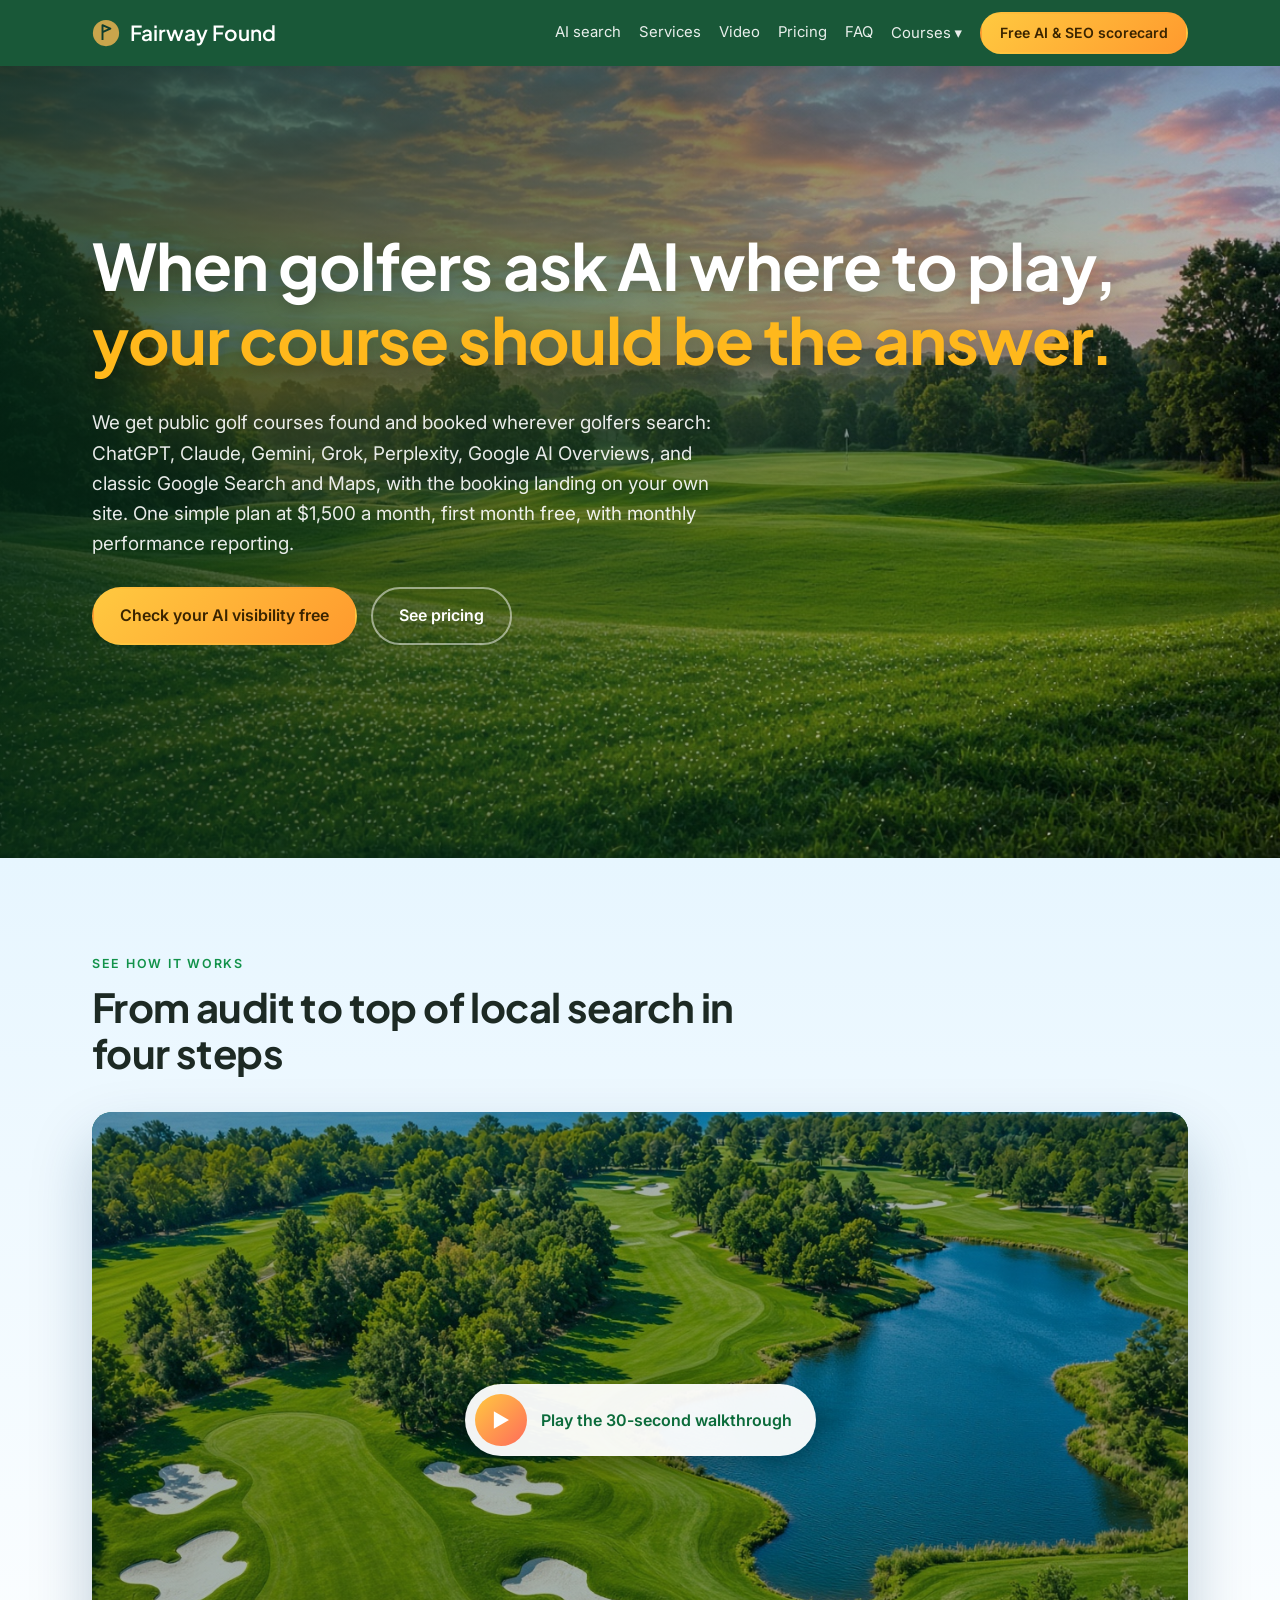
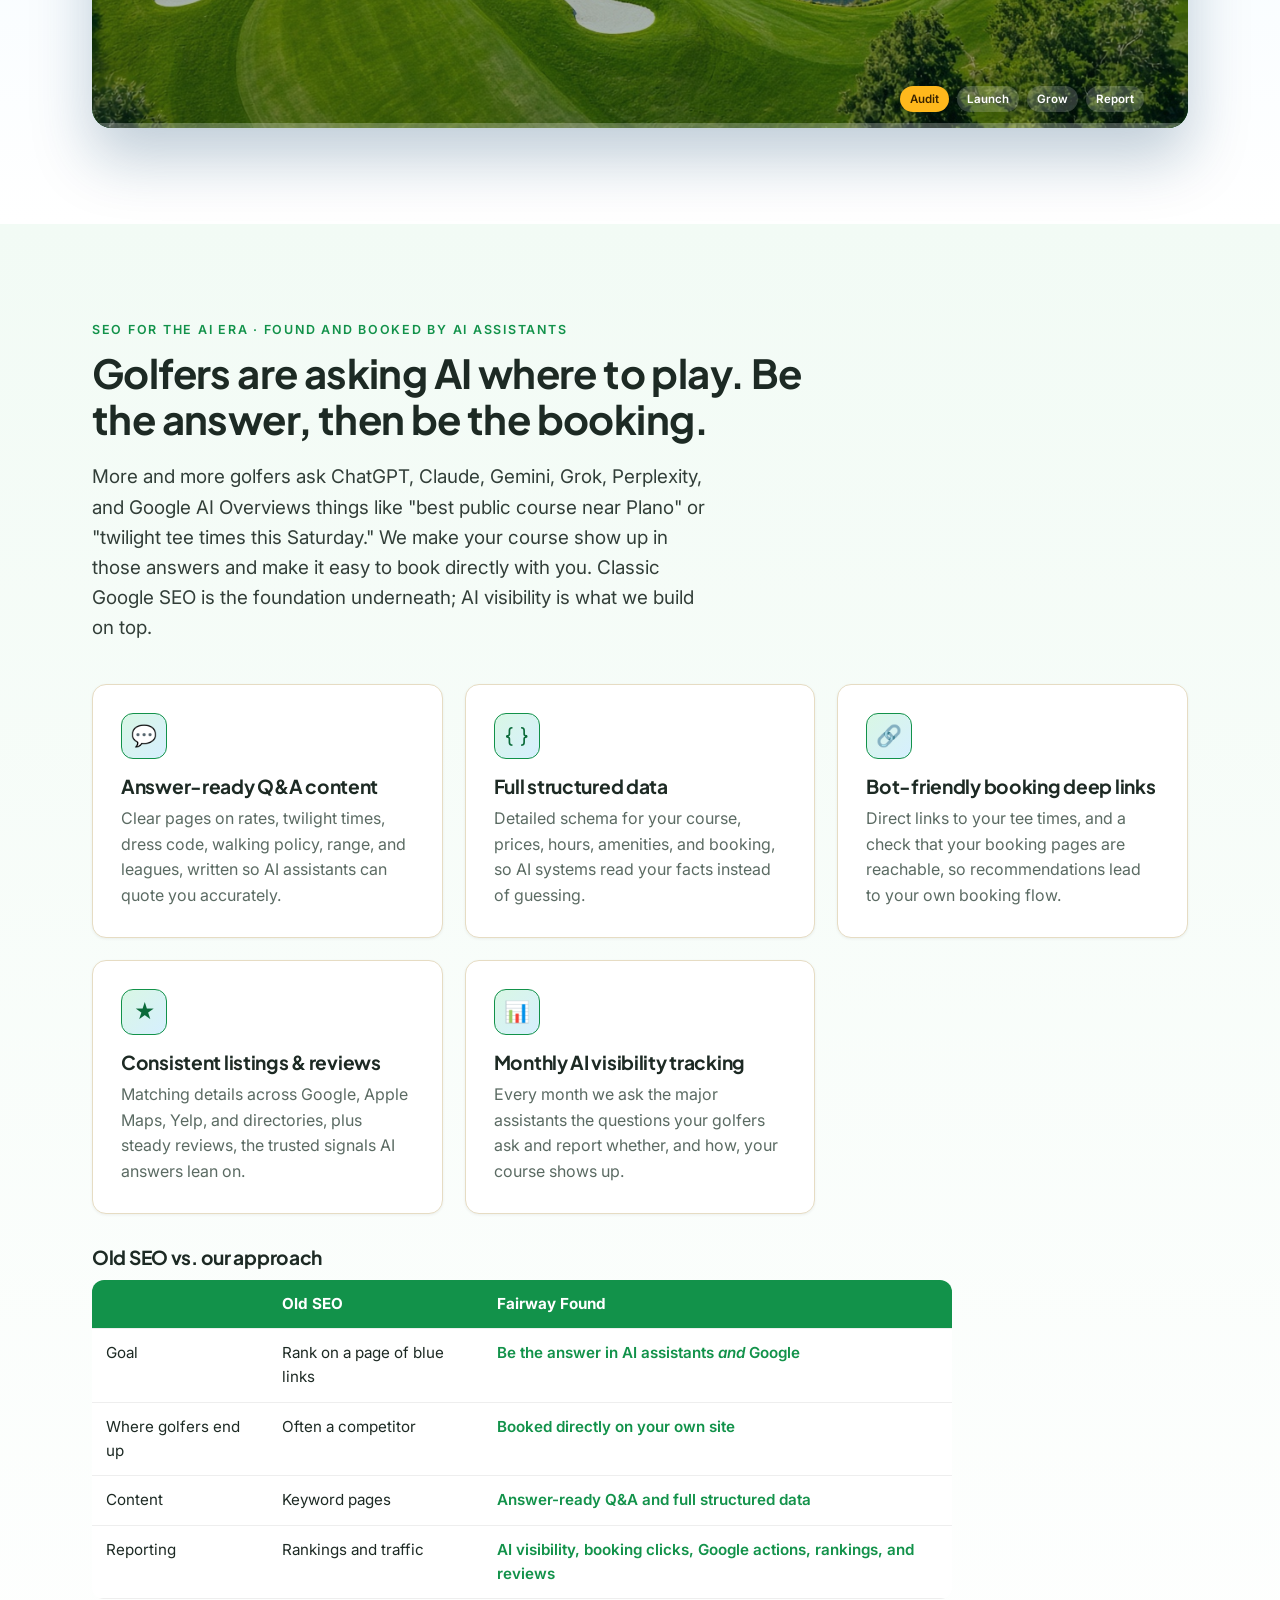
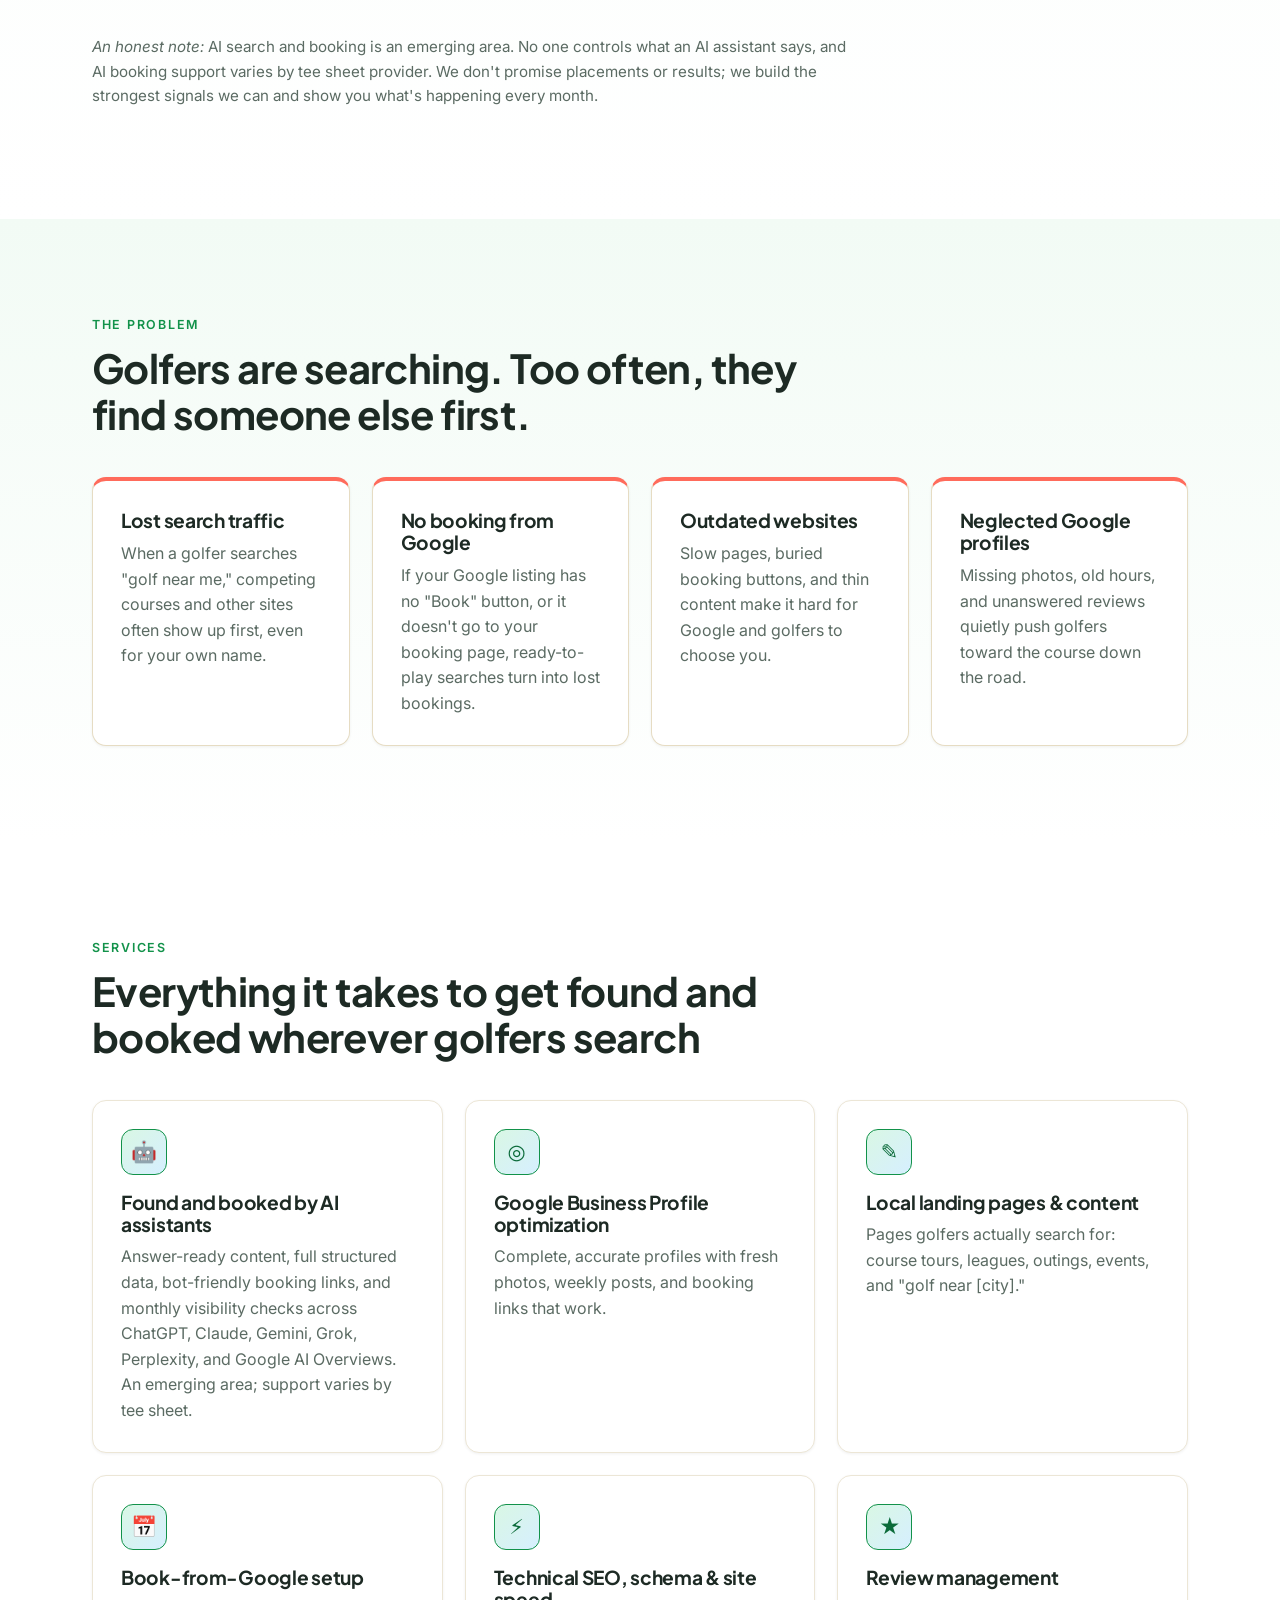
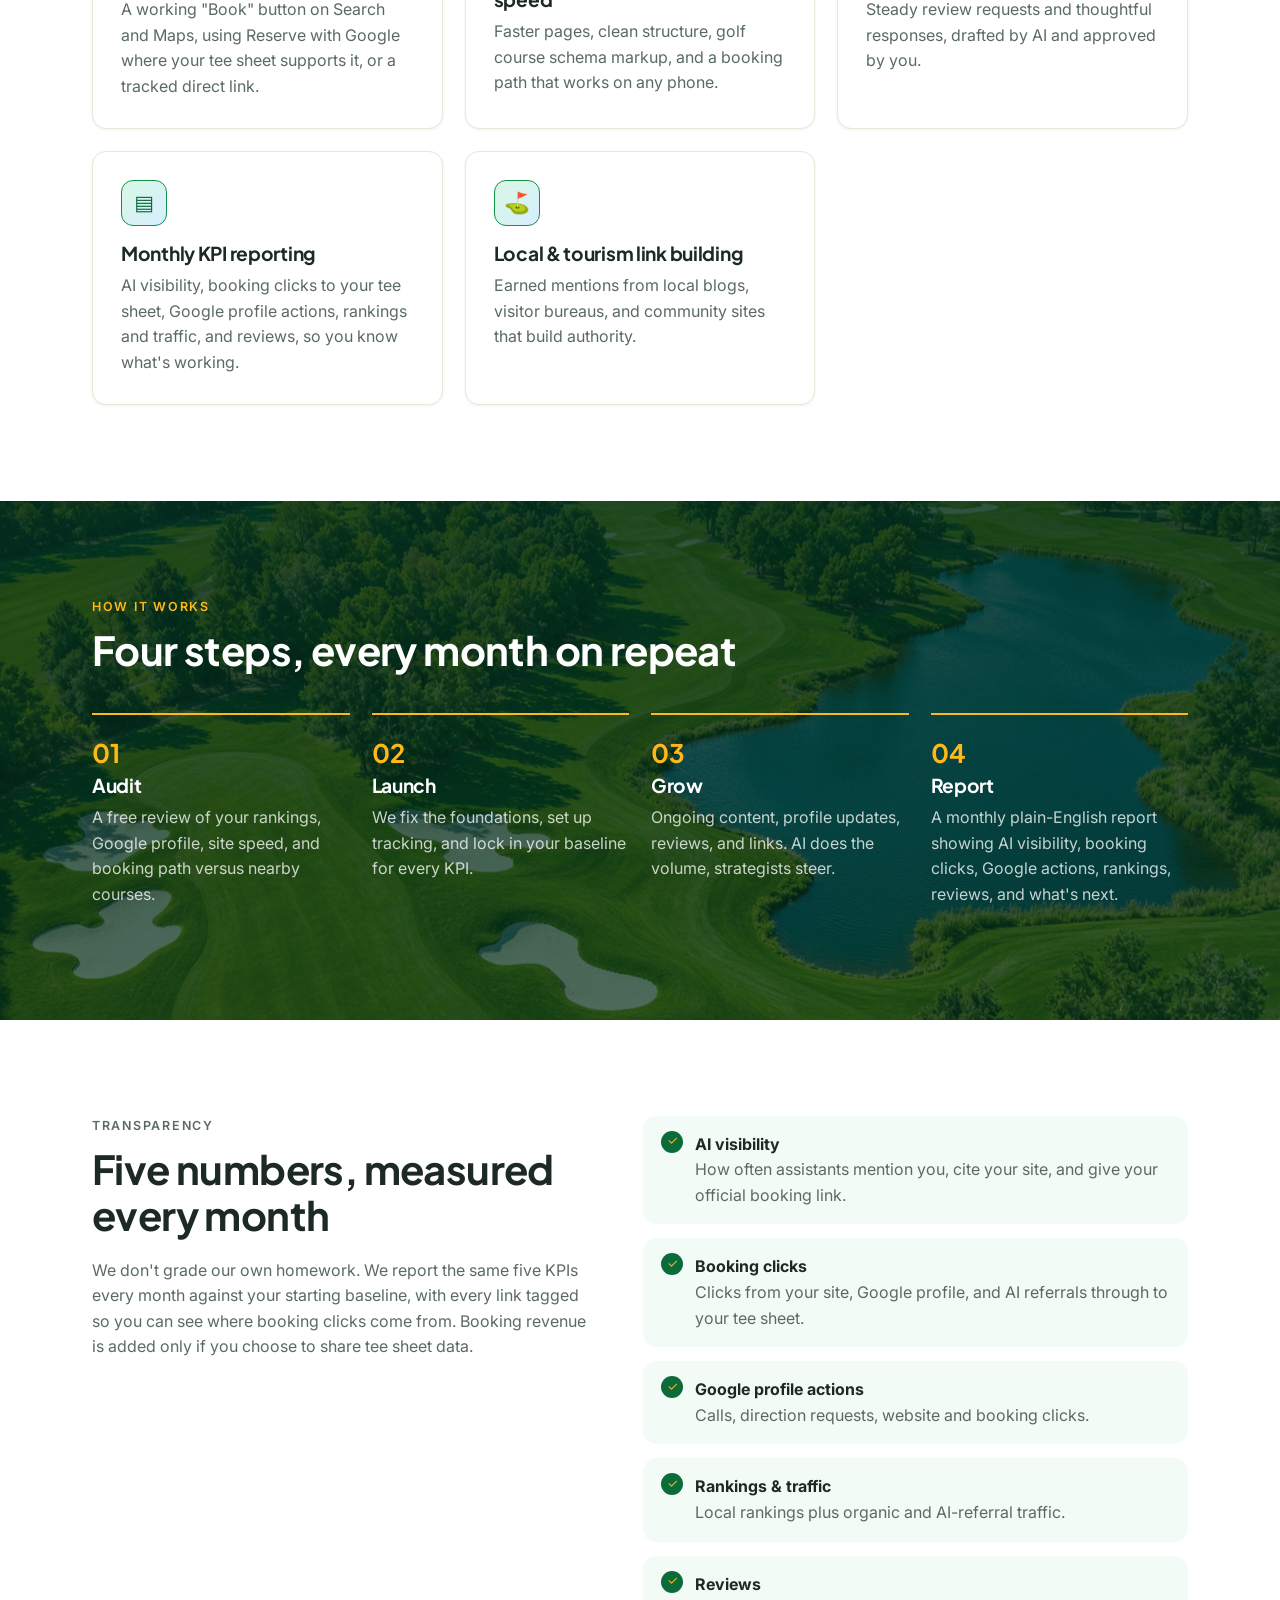
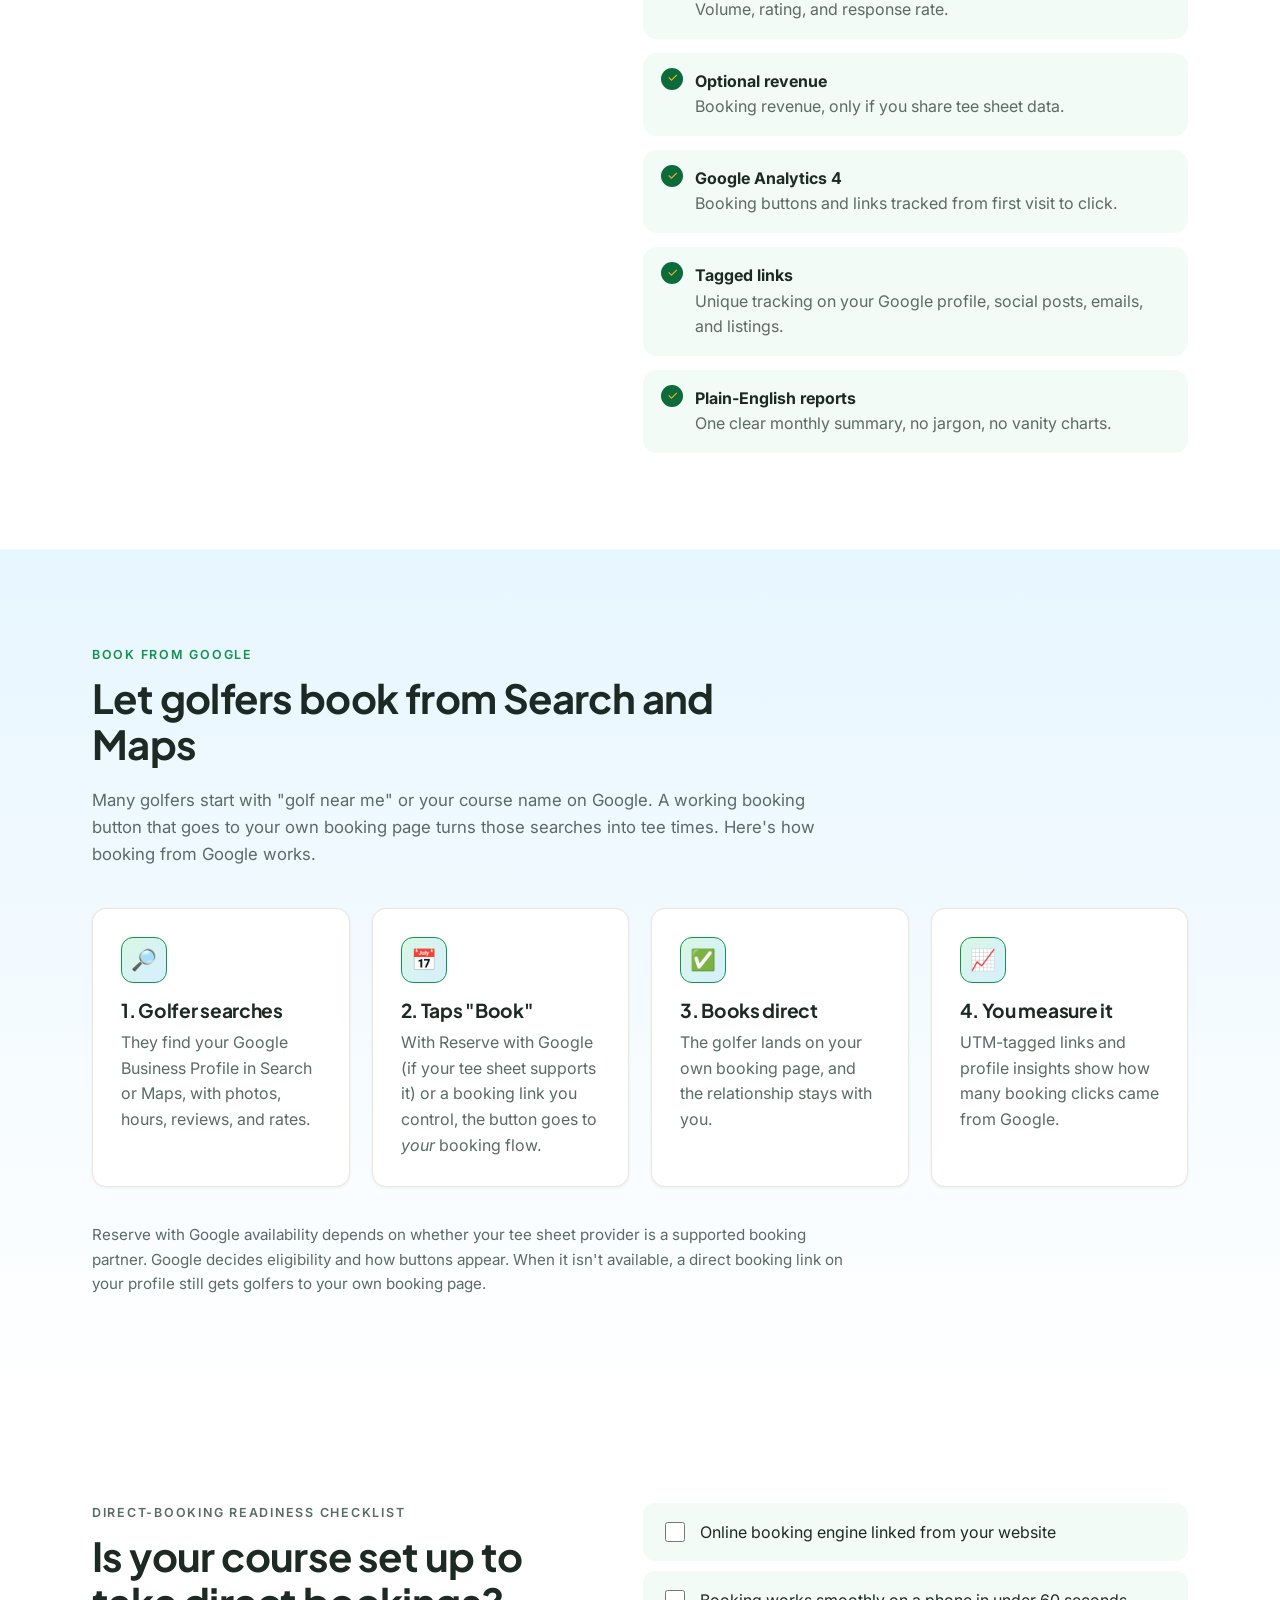
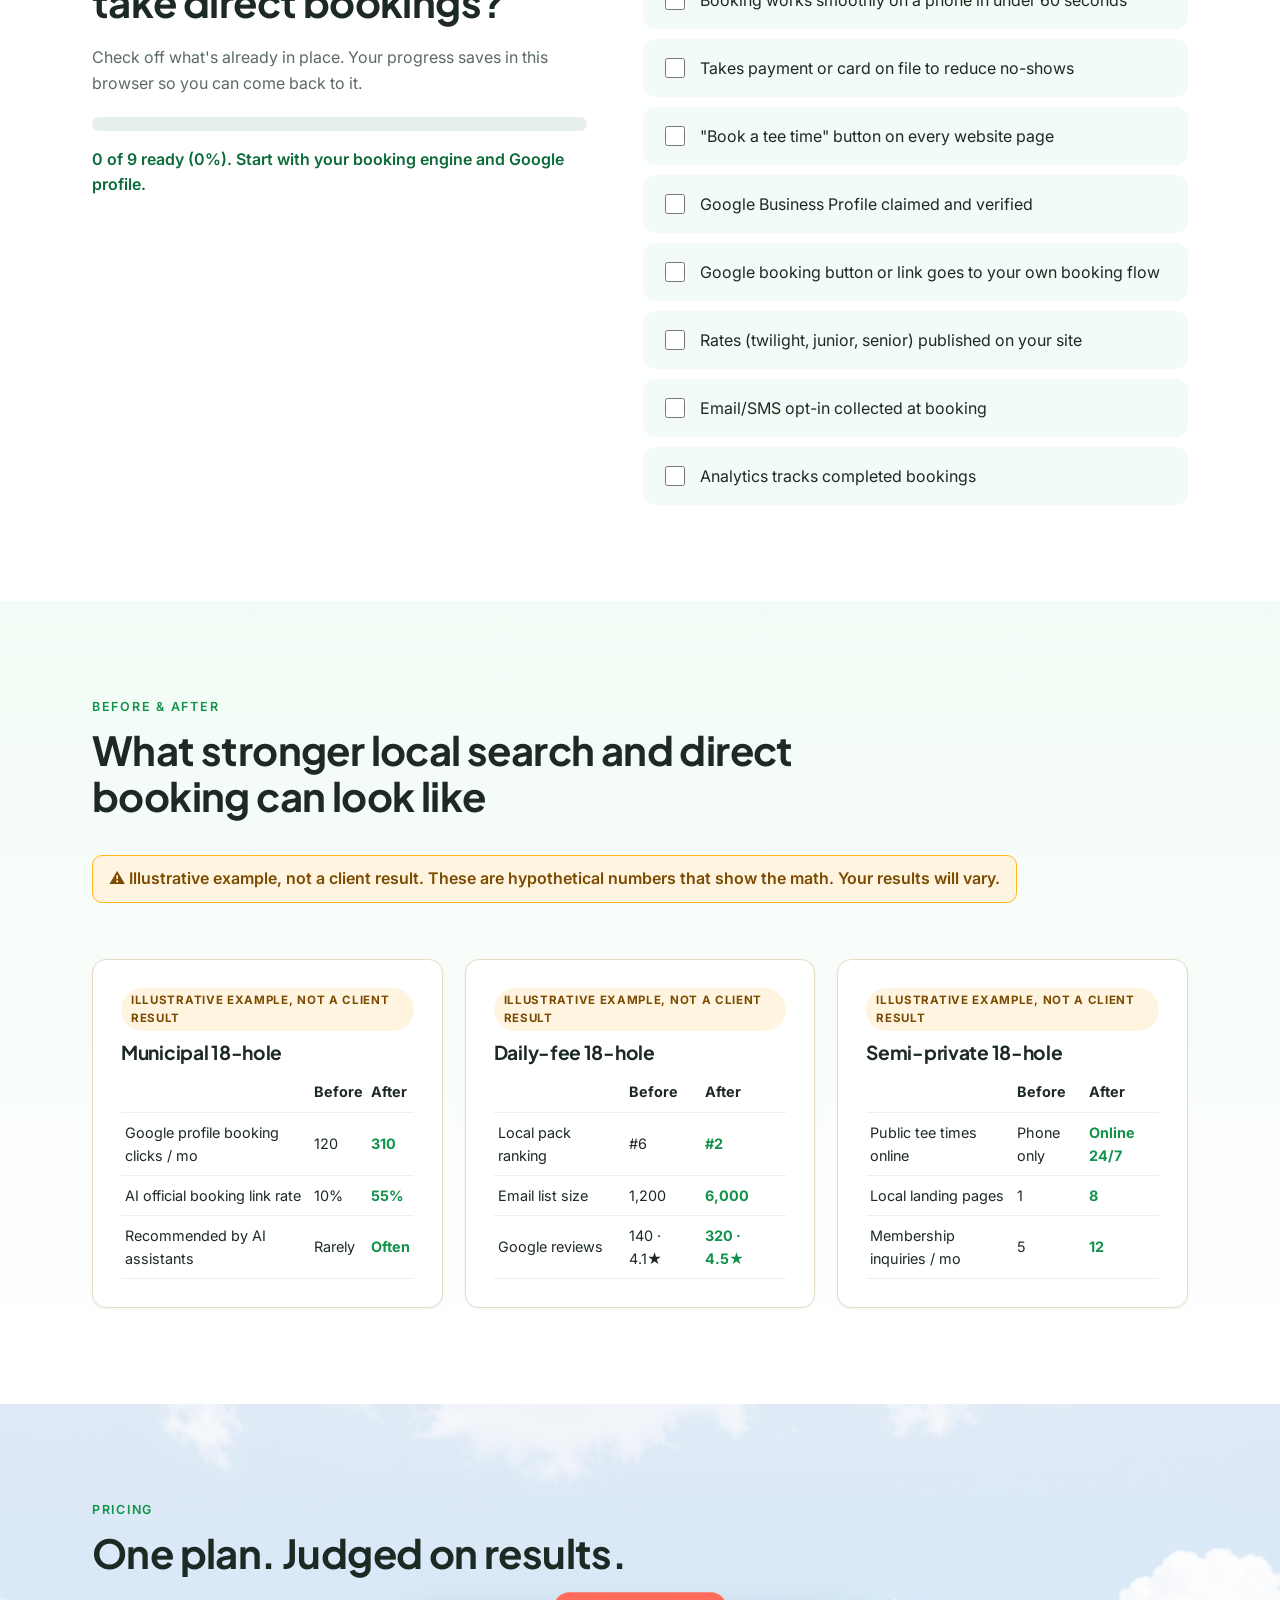
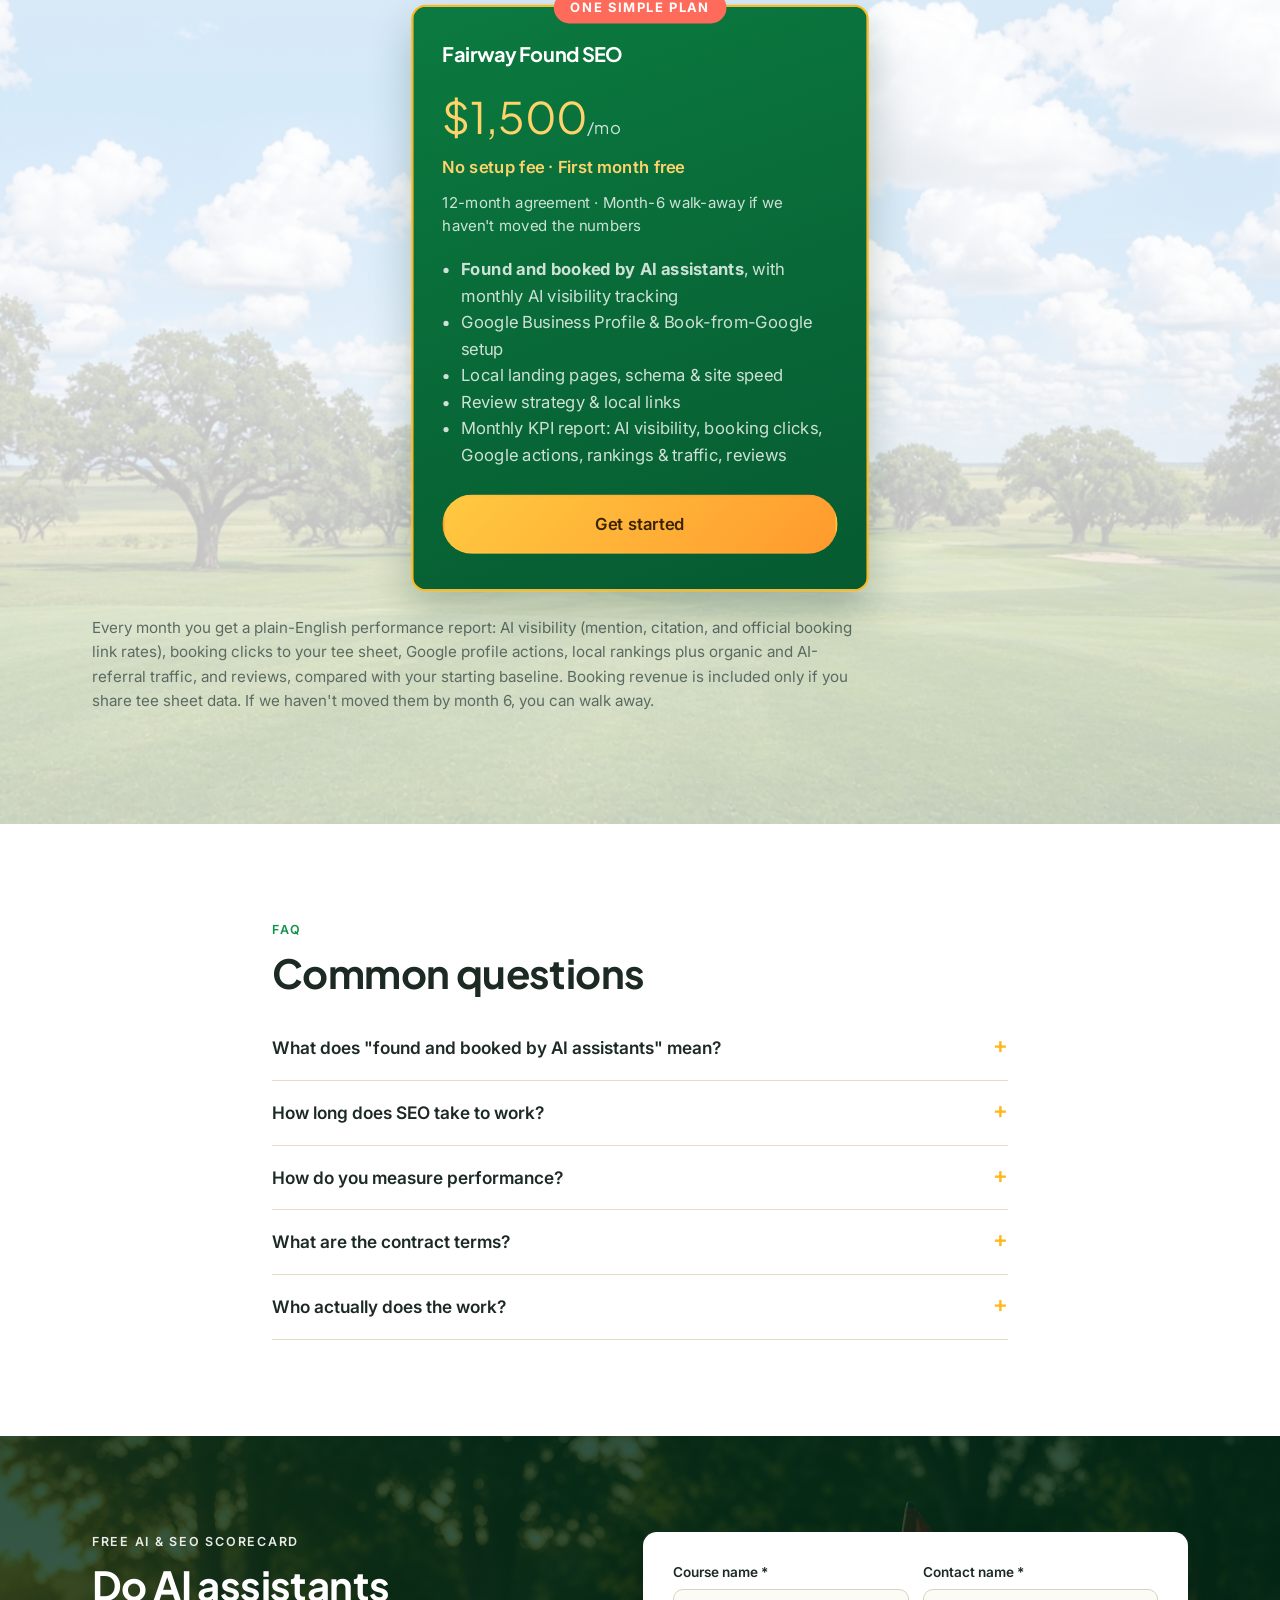
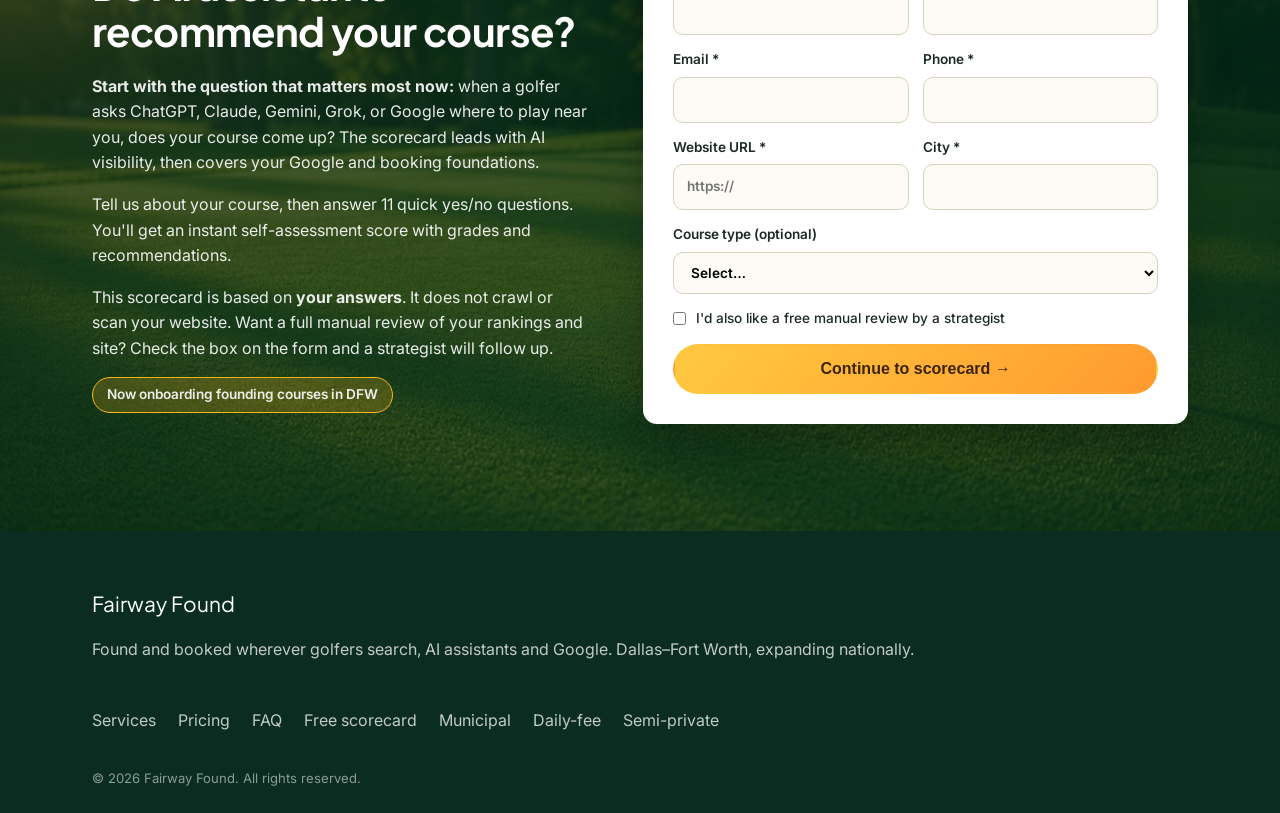
<file: index.html>
<!DOCTYPE html>
<html lang="en">
<head>
<meta charset="UTF-8"><meta name="viewport" content="width=device-width, initial-scale=1">
<!-- BRAND NAME: swap "Fairway Found" here, in <title>, and in script.js (BRAND constant) -->
<title>Fairway Found | Get Your Golf Course Found and Booked in AI Assistants and Google</title>
<meta name="description" content="When golfers ask ChatGPT, Claude, Gemini, Grok, Perplexity, or Google where to play, your course should be the answer. Fairway Found gets public golf courses found and booked wherever golfers search, with bookings on your own site.">
<meta property="og:title" content="Fairway Found | When golfers ask AI where to play, your course should be the answer">
<meta property="og:description" content="Found and booked wherever golfers search: AI assistants, Google Search and Maps. One plan, $1,500/mo, first month free.">
<link rel="canonical" href="https://ktcoppedge.github.io/fairway-found-site/">
<script type="application/ld+json">
{"@context":"https://schema.org","@type":["ProfessionalService","Organization"],"name":"Fairway Found","url":"https://ktcoppedge.github.io/fairway-found-site/","description":"AI search and local SEO for public golf courses: we help courses get found and booked in AI assistants (ChatGPT, Claude, Gemini, Grok, Perplexity, Google AI Overviews) and Google Search and Maps, with bookings on their own site.","areaServed":{"@type":"Place","name":"Dallas–Fort Worth, Texas"},"serviceType":["AI search optimization","Local SEO","Google Business Profile optimization"],"knowsAbout":["Golf course marketing","Local SEO","AI search visibility","Structured data","Online tee time booking"],"makesOffer":{"@type":"Offer","name":"Fairway Found plan","price":"1500","priceCurrency":"USD","description":"$1,500 per month, no setup fee, first month free, 12-month agreement with a month-6 walk-away. Includes a monthly report on five KPIs: AI visibility (mention, citation, and official booking link rates), booking clicks to your tee sheet, Google profile actions, local rankings plus organic and AI-referral traffic, and reviews. Booking revenue is reported only if the course shares tee sheet data."}}
</script>
<script type="application/ld+json">
{"@context":"https://schema.org","@type":"FAQPage","mainEntity":[
{"@type":"Question","name":"What does 'found and booked by AI assistants' mean?","acceptedAnswer":{"@type":"Answer","text":"Golfers increasingly ask ChatGPT, Claude, Gemini, Grok, Perplexity, and Google AI Overviews where to play and when to book. We make your course's information clear, consistent, and machine-readable so those assistants can recommend you and send golfers to your own booking page. It's an emerging area: no one controls what AI assistants say, and booking support varies by tee sheet provider, so we make no guarantees, but we track your visibility every month."}},
{"@type":"Question","name":"How long does SEO take to work?","acceptedAnswer":{"@type":"Answer","text":"Most courses see meaningful movement in 3–6 months. Quick wins like Google profile fixes can help sooner. Our plan is a 12-month agreement with a month-6 walk-away if we haven't moved the numbers."}},
{"@type":"Question","name":"How do you measure performance?","acceptedAnswer":{"@type":"Answer","text":"Every month we report five KPIs: AI visibility (mention, citation, and official booking link rates), booking clicks to your tee sheet, Google profile actions, local rankings plus organic and AI-referral traffic, and reviews, compared with your starting baseline. Booking revenue is reported only if you choose to share tee sheet data."}},
{"@type":"Question","name":"How much does Fairway Found cost?","acceptedAnswer":{"@type":"Answer","text":"One plan: $1,500 a month, no setup fee, and your first month is free. 12-month agreement with a month-6 walk-away. Includes a monthly report on five KPIs: AI visibility (mention, citation, and official booking link rates), booking clicks to your tee sheet, Google profile actions, local rankings plus organic and AI-referral traffic, and reviews. Booking revenue is reported only if the course shares tee sheet data."}}
]}
</script>
<link rel="preconnect" href="https://fonts.googleapis.com"><link rel="preconnect" href="https://fonts.gstatic.com" crossorigin>
<link href="https://fonts.googleapis.com/css2?family=Plus+Jakarta+Sans:wght@500;600;700;800&family=Inter:wght@400;500;600;700&display=swap" rel="stylesheet">
<link rel="stylesheet" href="styles.css">
</head>
<body>
<header class="nav" id="top">
  <div class="wrap nav-inner">
    <a href="#top" class="logo"><svg viewBox="0 0 32 32" width="28" height="28" aria-hidden="true"><circle cx="16" cy="16" r="15" fill="#c9a54c"/><path d="M12 24V7l9 4-9 4" fill="none" stroke="#0f3d2e" stroke-width="2.2" stroke-linejoin="round"/></svg><span data-brand>Fairway Found</span></a>
    <button class="menu-btn" aria-label="Open menu" aria-expanded="false">☰</button>
    <nav class="links">
      <a href="#ai">AI search</a><a href="#services">Services</a><a href="#explainer">Video</a><a href="#pricing">Pricing</a><a href="#faq">FAQ</a><span class="dd"><a href="municipal.html">Courses ▾</a><span class="dd-menu"><a href="municipal.html">Municipal</a><a href="daily-fee.html">Daily-fee</a><a href="semi-private.html">Semi-private</a></span></span>
      <a href="#audit" class="btn btn-gold sm">Free AI &amp; SEO scorecard</a>
    </nav>
  </div>
</header>

<section class="hero bg" style="--bg:url(images/sunrise.jpg)">
    <div class="wrap hero-inner">
    <h1>When golfers ask AI where to play, <em>your course should be the answer.</em></h1>
    <p class="lead">We get public golf courses found and booked wherever golfers search: ChatGPT, Claude, Gemini, Grok, Perplexity, Google AI Overviews, and classic Google Search and Maps, with the booking landing on your own site. One simple plan at $1,500 a month, first month free, with monthly performance reporting.</p>
    <div class="cta-row"><a href="#audit" class="btn btn-gold">Check your AI visibility free</a><a href="#pricing" class="btn btn-ghost">See pricing</a></div>
  </div>
</section>


<section id="explainer" class="section sky">
  <div class="wrap">
    <p class="eyebrow">See how it works</p>
    <h2>From audit to top of local search in four steps</h2>
    <!-- VIDEO SLOT: this is an animated in-page storyboard, not a recorded video.
         To use a real video, replace the .player contents with e.g.
         <video src="media/explainer.mp4" controls poster="images/aerial.jpg"></video>
         or <iframe src="https://www.youtube.com/embed/VIDEO_ID" allowfullscreen></iframe> -->
    <div class="player" id="player">
      <div class="scenes">
        <div class="scene" style="--bg:url(images/aerial.jpg)"><span class="step">Step 1 · Audit</span><h3>We map where golfers find you, and where they don't.</h3><p>Rankings, Google profile, site speed and booking path vs. nearby courses.</p></div>
        <div class="scene" style="--bg:url(images/sunrise.jpg)"><span class="step">Step 2 · Launch</span><h3>We fix the foundations and set up tracking.</h3><p>Profile cleanup, technical fixes, GA4, tagged links, and your starting baseline.</p></div>
        <div class="scene" style="--bg:url(images/texas.jpg)"><span class="step">Step 3 · Grow</span><h3>AI does the volume. Strategists steer.</h3><p>Fresh content, weekly posts, review responses and local links, every month.</p></div>
        <div class="scene" style="--bg:url(images/golden.jpg)"><span class="step">Step 4 · Report</span><h3>Plain-English results, every month.</h3><p>AI visibility, booking clicks, Google actions, rankings and reviews, in one monthly report.</p></div>
      </div>
      <button class="play" id="play" aria-label="Play explainer"><span>▶</span><em>Play the 30-second walkthrough</em></button>
      <div class="bar"><i id="prog"></i></div>
      <div class="dots" id="dots"><b>Audit</b><b>Launch</b><b>Grow</b><b>Report</b></div>
    </div>
  </div>
</section>

<section id="ai" class="section cream">
  <div class="wrap">
    <p class="eyebrow">SEO for the AI era · Found and booked by AI assistants</p>
    <h2>Golfers are asking AI where to play. Be the answer, then be the booking.</h2>
    <p class="lead">More and more golfers ask ChatGPT, Claude, Gemini, Grok, Perplexity, and Google AI Overviews things like "best public course near Plano" or "twilight tee times this Saturday." We make your course show up in those answers and make it easy to book directly with you. Classic Google SEO is the foundation underneath; AI visibility is what we build on top.</p>
    <div class="grid three">
      <div class="card icon"><span>💬</span><h3>Answer-ready Q&amp;A content</h3><p>Clear pages on rates, twilight times, dress code, walking policy, range, and leagues, written so AI assistants can quote you accurately.</p></div>
      <div class="card icon"><span>{ }</span><h3>Full structured data</h3><p>Detailed schema for your course, prices, hours, amenities, and booking, so AI systems read your facts instead of guessing.</p></div>
      <div class="card icon"><span>🔗</span><h3>Bot-friendly booking deep links</h3><p>Direct links to your tee times, and a check that your booking pages are reachable, so recommendations lead to your own booking flow.</p></div>
      <div class="card icon"><span>★</span><h3>Consistent listings &amp; reviews</h3><p>Matching details across Google, Apple Maps, Yelp, and directories, plus steady reviews, the trusted signals AI answers lean on.</p></div>
      <div class="card icon"><span>📊</span><h3>Monthly AI visibility tracking</h3><p>Every month we ask the major assistants the questions your golfers ask and report whether, and how, your course shows up.</p></div>
    </div>
    <h3 style="margin-top:2rem">Old SEO vs. our approach</h3>
    <table class="compare"><thead><tr><th></th><th>Old SEO</th><th>Fairway Found</th></tr></thead><tbody>
      <tr><td>Goal</td><td>Rank on a page of blue links</td><td>Be the answer in AI assistants <em>and</em> Google</td></tr>
      <tr><td>Where golfers end up</td><td>Often a competitor</td><td>Booked directly on your own site</td></tr>
      <tr><td>Content</td><td>Keyword pages</td><td>Answer-ready Q&amp;A and full structured data</td></tr>
      <tr><td>Reporting</td><td>Rankings and traffic</td><td>AI visibility, booking clicks, Google actions, rankings, and reviews</td></tr>
    </tbody></table>
    <p class="note"><em>An honest note:</em> AI search and booking is an emerging area. No one controls what an AI assistant says, and AI booking support varies by tee sheet provider. We don't promise placements or results; we build the strongest signals we can and show you what's happening every month.</p>
  </div>
</section>

<section id="problem" class="section cream">
  <div class="wrap">
    <p class="eyebrow">The problem</p>
    <h2>Golfers are searching. Too often, they find someone else first.</h2>
    <div class="grid four">
      <div class="card"><h3>Lost search traffic</h3><p>When a golfer searches "golf near me," competing courses and other sites often show up first, even for your own name.</p></div>
      <div class="card"><h3>No booking from Google</h3><p>If your Google listing has no "Book" button, or it doesn't go to your booking page, ready-to-play searches turn into lost bookings.</p></div>
      <div class="card"><h3>Outdated websites</h3><p>Slow pages, buried booking buttons, and thin content make it hard for Google and golfers to choose you.</p></div>
      <div class="card"><h3>Neglected Google profiles</h3><p>Missing photos, old hours, and unanswered reviews quietly push golfers toward the course down the road.</p></div>
    </div>
  </div>
</section>

<section id="services" class="section">
  <div class="wrap">
    <p class="eyebrow">Services</p>
    <h2>Everything it takes to get found and booked wherever golfers search</h2>
    <div class="grid three">
      <div class="card icon"><span>🤖</span><h3>Found and booked by AI assistants</h3><p>Answer-ready content, full structured data, bot-friendly booking links, and monthly visibility checks across ChatGPT, Claude, Gemini, Grok, Perplexity, and Google AI Overviews. An emerging area; support varies by tee sheet.</p></div>
      <div class="card icon"><span>◎</span><h3>Google Business Profile optimization</h3><p>Complete, accurate profiles with fresh photos, weekly posts, and booking links that work.</p></div>
      <div class="card icon"><span>✎</span><h3>Local landing pages &amp; content</h3><p>Pages golfers actually search for: course tours, leagues, outings, events, and "golf near [city]."</p></div>
      <div class="card icon"><span>📅</span><h3>Book-from-Google setup</h3><p>A working "Book" button on Search and Maps, using Reserve with Google where your tee sheet supports it, or a tracked direct link.</p></div>
      <div class="card icon"><span>⚡</span><h3>Technical SEO, schema &amp; site speed</h3><p>Faster pages, clean structure, golf course schema markup, and a booking path that works on any phone.</p></div>
      <div class="card icon"><span>★</span><h3>Review management</h3><p>Steady review requests and thoughtful responses, drafted by AI and approved by you.</p></div>
      <div class="card icon"><span>▤</span><h3>Monthly KPI reporting</h3><p>AI visibility, booking clicks to your tee sheet, Google profile actions, rankings and traffic, and reviews, so you know what's working.</p></div>
      <div class="card icon"><span>⛳</span><h3>Local &amp; tourism link building</h3><p>Earned mentions from local blogs, visitor bureaus, and community sites that build authority.</p></div>
    </div>
  </div>
</section>

<section id="how" class="section bg dark" style="--bg:url(images/aerial.jpg)">
  <div class="wrap">
    <p class="eyebrow gold">How it works</p>
    <h2>Four steps, every month on repeat</h2>
    <ol class="steps">
      <li><b>01</b><h3>Audit</h3><p>A free review of your rankings, Google profile, site speed, and booking path versus nearby courses.</p></li>
      <li><b>02</b><h3>Launch</h3><p>We fix the foundations, set up tracking, and lock in your baseline for every KPI.</p></li>
      <li><b>03</b><h3>Grow</h3><p>Ongoing content, profile updates, reviews, and links. AI does the volume, strategists steer.</p></li>
      <li><b>04</b><h3>Report</h3><p>A monthly plain-English report showing AI visibility, booking clicks, Google actions, rankings, reviews, and what's next.</p></li>
    </ol>
  </div>
</section>

<section id="tracking" class="section">
  <div class="wrap split">
    <div>
      <p class="eyebrow">Transparency</p>
      <h2>Five numbers, measured every month</h2>
      <p>We don't grade our own homework. We report the same five KPIs every month against your starting baseline, with every link tagged so you can see where booking clicks come from. Booking revenue is added only if you choose to share tee sheet data.</p>
    </div>
    <ul class="checks">
      <li><b>AI visibility</b> How often assistants mention you, cite your site, and give your official booking link.</li><li><b>Booking clicks</b> Clicks from your site, Google profile, and AI referrals through to your tee sheet.</li><li><b>Google profile actions</b> Calls, direction requests, website and booking clicks.</li><li><b>Rankings &amp; traffic</b> Local rankings plus organic and AI-referral traffic.</li><li><b>Reviews</b> Volume, rating, and response rate.</li><li><b>Optional revenue</b> Booking revenue, only if you share tee sheet data.</li>
      <li><b>Google Analytics 4</b> Booking buttons and links tracked from first visit to click.</li>
      <li><b>Tagged links</b> Unique tracking on your Google profile, social posts, emails, and listings.</li>
      
      <li><b>Plain-English reports</b> One clear monthly summary, no jargon, no vanity charts.</li>
    </ul>
  </div>
</section>

<section id="google" class="section sky">
  <div class="wrap">
    <p class="eyebrow">Book from Google</p>
    <h2>Let golfers book from Search and Maps</h2>
    <p class="sub">Many golfers start with "golf near me" or your course name on Google. A working booking button that goes to your own booking page turns those searches into tee times. Here's how booking from Google works.</p>
    <div class="grid four">
      <div class="card icon"><span>🔎</span><h3>1. Golfer searches</h3><p>They find your Google Business Profile in Search or Maps, with photos, hours, reviews, and rates.</p></div>
      <div class="card icon"><span>📅</span><h3>2. Taps "Book"</h3><p>With Reserve with Google (if your tee sheet supports it) or a booking link you control, the button goes to <em>your</em> booking flow.</p></div>
      <div class="card icon"><span>✅</span><h3>3. Books direct</h3><p>The golfer lands on your own booking page, and the relationship stays with you.</p></div>
      <div class="card icon"><span>📈</span><h3>4. You measure it</h3><p>UTM-tagged links and profile insights show how many booking clicks came from Google.</p></div>
    </div>
    <p class="note">Reserve with Google availability depends on whether your tee sheet provider is a supported booking partner. Google decides eligibility and how buttons appear. When it isn't available, a direct booking link on your profile still gets golfers to your own booking page.</p>
  </div>
</section>

<section id="readiness" class="section">
  <div class="wrap split">
    <div>
      <p class="eyebrow">Direct-booking readiness checklist</p>
      <h2>Is your course set up to take direct bookings?</h2>
      <p>Check off what's already in place. Your progress saves in this browser so you can come back to it.</p>
      <div class="meter" role="progressbar" aria-valuemin="0" aria-valuemax="100" aria-valuenow="0" id="ready-meter"><i></i></div>
      <p class="ready-msg" id="ready-msg" aria-live="polite"></p>
    </div>
    <fieldset id="ready" class="checklist"><legend class="sr">Readiness items</legend>
      <label><input type="checkbox" value="engine"> Online booking engine linked from your website</label>
      <label><input type="checkbox" value="mobile"> Booking works smoothly on a phone in under 60 seconds</label>
      <label><input type="checkbox" value="payment"> Takes payment or card on file to reduce no-shows</label>
      <label><input type="checkbox" value="button"> "Book a tee time" button on every website page</label>
      <label><input type="checkbox" value="gbp"> Google Business Profile claimed and verified</label>
      <label><input type="checkbox" value="gbplink"> Google booking button or link goes to your own booking flow</label>
      <label><input type="checkbox" value="rates"> Rates (twilight, junior, senior) published on your site</label>
      <label><input type="checkbox" value="consent"> Email/SMS opt-in collected at booking</label>
      <label><input type="checkbox" value="tracking"> Analytics tracks completed bookings</label>
    </fieldset>
  </div>
</section>

<section id="examples" class="section cream">
  <div class="wrap">
    <p class="eyebrow">Before &amp; after</p>
    <h2>What stronger local search and direct booking can look like</h2>
    <p class="disclaimer">⚠ Illustrative example, not a client result. These are hypothetical numbers that show the math. Your results will vary.</p>
    <div class="grid three">
      <div class="card ba"><span class="tag">Illustrative example, not a client result</span><h3>Municipal 18-hole</h3><table><thead><tr><th></th><th>Before</th><th>After</th></tr></thead><tbody><tr><td>Google profile booking clicks / mo</td><td>120</td><td>310</td></tr><tr><td>AI official booking link rate</td><td>10%</td><td>55%</td></tr><tr><td>Recommended by AI assistants</td><td>Rarely</td><td>Often</td></tr></tbody></table></div>
      <div class="card ba"><span class="tag">Illustrative example, not a client result</span><h3>Daily-fee 18-hole</h3><table><thead><tr><th></th><th>Before</th><th>After</th></tr></thead><tbody><tr><td>Local pack ranking</td><td>#6</td><td>#2</td></tr><tr><td>Email list size</td><td>1,200</td><td>6,000</td></tr><tr><td>Google reviews</td><td>140 · 4.1★</td><td>320 · 4.5★</td></tr></tbody></table></div>
      <div class="card ba"><span class="tag">Illustrative example, not a client result</span><h3>Semi-private 18-hole</h3><table><thead><tr><th></th><th>Before</th><th>After</th></tr></thead><tbody><tr><td>Public tee times online</td><td>Phone only</td><td>Online 24/7</td></tr><tr><td>Local landing pages</td><td>1</td><td>8</td></tr><tr><td>Membership inquiries / mo</td><td>5</td><td>12</td></tr></tbody></table></div>
    </div>
  </div>
</section>

<section id="pricing" class="section bg light" style="--bg:url(images/texas.jpg)">
  <div class="wrap">
    <p class="eyebrow">Pricing</p>
    <h2>One plan. Judged on results.</h2>
    <div class="grid pricing" style="grid-template-columns:minmax(0,440px);justify-content:center">
      <div class="plan featured"><span class="ribbon">One simple plan</span><h3>Fairway Found SEO</h3><p class="price">$1,500<span>/mo</span></p><p class="plus">No setup fee · First month free</p><p class="term">12-month agreement · Month-6 walk-away if we haven't moved the numbers</p><ul><li><b>Found and booked by AI assistants</b>, with monthly AI visibility tracking</li><li>Google Business Profile &amp; Book-from-Google setup</li><li>Local landing pages, schema &amp; site speed</li><li>Review strategy &amp; local links</li><li>Monthly KPI report: AI visibility, booking clicks, Google actions, rankings &amp; traffic, reviews</li></ul><a href="#audit" class="btn btn-gold">Get started</a></div>
    </div>
    <p class="note">Every month you get a plain-English performance report: AI visibility (mention, citation, and official booking link rates), booking clicks to your tee sheet, Google profile actions, local rankings plus organic and AI-referral traffic, and reviews, compared with your starting baseline. Booking revenue is included only if you share tee sheet data. If we haven't moved them by month 6, you can walk away.</p>
  </div>
</section>

<section id="faq" class="section">
  <div class="wrap narrow">
    <p class="eyebrow">FAQ</p>
    <h2>Common questions</h2>
    <details><summary>What does "found and booked by AI assistants" mean?</summary><p>Golfers increasingly ask ChatGPT, Claude, Gemini, Grok, Perplexity, and Google AI Overviews where to play and when to book. We make your course's information clear, consistent, and machine-readable so those assistants can recommend you and send golfers to your own booking page. It's an emerging area: no one controls what AI assistants say, and booking support varies by tee sheet provider, so we make no guarantees. We do track your visibility every month so you can see what's changing.</p></details>
    <details><summary>How long does SEO take to work?</summary><p>Most courses see meaningful movement in 3–6 months. Quick wins like Google profile fixes can help sooner, but search authority builds over time, which is why our plan is a 12-month agreement, with a month-6 walk-away if we haven't moved the numbers.</p></details>
    <details><summary>How do you measure performance?</summary><p>Every month we report five KPIs: AI visibility (mention, citation, and official booking link rates), booking clicks to your tee sheet, Google profile actions, local rankings plus organic and AI-referral traffic, and reviews, compared with your starting baseline. Booking revenue is reported only if you choose to share tee sheet data. Reporting is included; your fee stays a flat $1,500 a month.</p></details>
    <details><summary>What are the contract terms?</summary><p>One plan: $1,500 a month, no setup fee, and your first month is free. It's a 12-month agreement, since SEO takes time to compound, but if we haven't moved your numbers by month 6, you can walk away.</p></details>
    <details><summary>Who actually does the work?</summary><p>Our AI systems handle research, content drafts, profile updates, and reporting. Human strategists set direction, review anything public-facing, and are your point of contact.</p></details>
  </div>
</section>

<section id="audit" class="section bg dark" style="--bg:url(images/golden.jpg)">
  <div class="wrap split">
    <div>
      <p class="eyebrow gold">Free AI &amp; SEO scorecard</p>
      <h2>Do AI assistants recommend your course?</h2>
      <p><strong>Start with the question that matters most now:</strong> when a golfer asks ChatGPT, Claude, Gemini, Grok, or Google where to play near you, does your course come up? The scorecard leads with AI visibility, then covers your Google and booking foundations.</p>
      <p>Tell us about your course, then answer 11 quick yes/no questions. You'll get an instant self-assessment score with grades and recommendations.</p>
      <p>This scorecard is based on <strong>your answers</strong>. It does not crawl or scan your website. Want a full manual review of your rankings and site? Check the box on the form and a strategist will follow up.</p>
      <p class="badge">Now onboarding founding courses in DFW</p>
    </div>
    <div class="form" id="audit-box">
      <!-- STEP 1: lead capture. Leads are saved to localStorage ("ff_leads"). See submitLead() in script.js for the backend/webhook hook. -->
      <form id="audit-form" novalidate>
        <div class="row"><label>Course name *<input name="course" required autocomplete="organization"></label><label>Contact name *<input name="name" required autocomplete="name"></label></div>
        <div class="row"><label>Email *<input name="email" type="email" required autocomplete="email"></label><label>Phone *<input name="phone" type="tel" required autocomplete="tel"></label></div>
        <div class="row"><label>Website URL *<input name="website" type="url" required placeholder="https://"></label><label>City *<input name="city" required autocomplete="address-level2"></label></div>
        <label>Course type (optional)<select name="type"><option value="">Select…</option><option>Municipal</option><option>Daily-fee</option><option>Semi-private</option><option>Resort</option><option>Other</option></select></label>
        <label class="inline"><input type="checkbox" name="manual" value="yes"> I'd also like a free manual review by a strategist</label>
        <p class="err" id="audit-err" role="alert" hidden>Please fill in all required fields with a valid email and website URL.</p>
        <button class="btn btn-gold full" type="submit">Continue to scorecard →</button>
      </form>
      <form id="quiz" hidden aria-label="Self-assessment questions">
        <h3>Answer for <span id="q-course"></span></h3>
        <div id="q-list"></div>
        <button class="btn btn-gold full" type="submit">See my score</button>
      </form>
      <div id="scorecard" hidden aria-live="polite"></div>
    </div>
  </div>
</section>

<footer class="footer">
  <div class="wrap foot-inner">
    <div><span class="logo-text" data-brand>Fairway Found</span><p>Found and booked wherever golfers search, AI assistants and Google. Dallas–Fort Worth, expanding nationally.</p></div>
    <nav><a href="#services">Services</a><a href="#pricing">Pricing</a><a href="#faq">FAQ</a><a href="#audit">Free scorecard</a><a href="municipal.html">Municipal</a><a href="daily-fee.html">Daily-fee</a><a href="semi-private.html">Semi-private</a></nav>
  </div>
  <p class="wrap copy">© <span id="yr"></span> <span data-brand>Fairway Found</span>. All rights reserved.</p>
</footer>
<script src="script.js"></script>
</body>
</html>
</file>
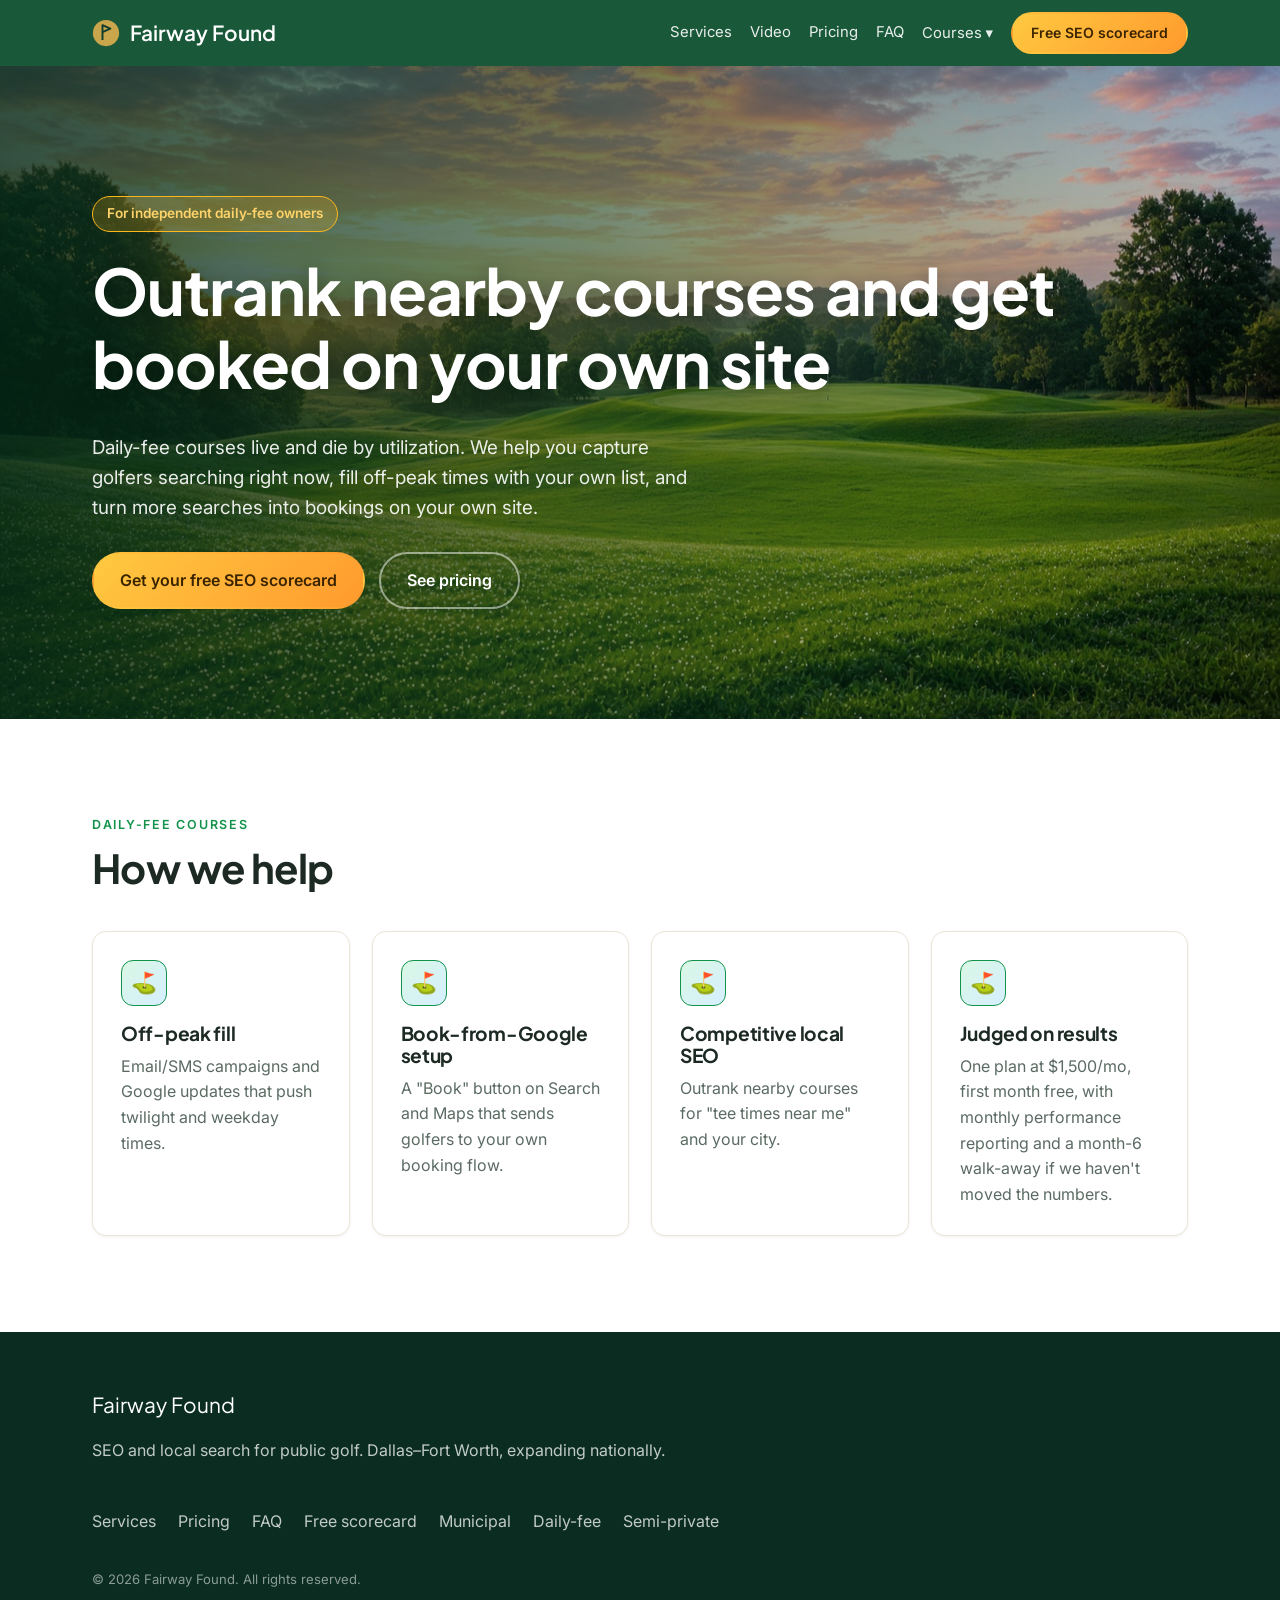
<file: daily-fee.html>
<!DOCTYPE html>
<html lang="en">
<head>
<meta charset="UTF-8"><meta name="viewport" content="width=device-width, initial-scale=1">
<!-- BRAND NAME: swap "Fairway Found" here, in <title>, and in script.js (BRAND constant) -->
<title>Fairway Found | SEO and Direct Booking for Daily-fee courses</title>
<meta name="description" content="SEO and local search marketing that helps public, municipal, and semi-private golf courses get found and booked in AI assistants and Google, with booking clicks going to their own tee sheet.">
<link rel="preconnect" href="https://fonts.googleapis.com"><link rel="preconnect" href="https://fonts.gstatic.com" crossorigin>
<link href="https://fonts.googleapis.com/css2?family=Plus+Jakarta+Sans:wght@500;600;700;800&family=Inter:wght@400;500;600;700&display=swap" rel="stylesheet">
<link rel="stylesheet" href="styles.css">
</head>
<body>
<header class="nav" id="top">
  <div class="wrap nav-inner">
    <a href="index.html" class="logo"><svg viewBox="0 0 32 32" width="28" height="28" aria-hidden="true"><circle cx="16" cy="16" r="15" fill="#c9a54c"/><path d="M12 24V7l9 4-9 4" fill="none" stroke="#0f3d2e" stroke-width="2.2" stroke-linejoin="round"/></svg><span data-brand>Fairway Found</span></a>
    <button class="menu-btn" aria-label="Open menu" aria-expanded="false">☰</button>
    <nav class="links">
      <a href="index.html#services">Services</a><a href="index.html#explainer">Video</a><a href="index.html#pricing">Pricing</a><a href="index.html#faq">FAQ</a><span class="dd"><a href="municipal.html">Courses ▾</a><span class="dd-menu"><a href="municipal.html">Municipal</a><a href="daily-fee.html">Daily-fee</a><a href="semi-private.html">Semi-private</a></span></span>
      <a href="index.html#audit" class="btn btn-gold sm">Free SEO scorecard</a>
    </nav>
  </div>
</header>

<main>
<section class="hero bg page-hero" style="--bg:url(images/sunrise.jpg)"><div class="wrap hero-inner"><p class="badge">For independent daily-fee owners</p><h1>Outrank nearby courses and get booked on your own site</h1><p class="lead">Daily-fee courses live and die by utilization. We help you capture golfers searching right now, fill off-peak times with your own list, and turn more searches into bookings on your own site.</p>
<div class="cta-row"><a href="index.html#audit" class="btn btn-gold">Get your free SEO scorecard</a><a href="index.html#pricing" class="btn btn-ghost">See pricing</a></div></div></section>
<section class="section"><div class="wrap"><p class="eyebrow">Daily-fee courses</p><h2>How we help</h2><div class="grid four"><div class="card icon"><span>⛳</span><h3>Off-peak fill</h3><p>Email/SMS campaigns and Google updates that push twilight and weekday times.</p></div><div class="card icon"><span>⛳</span><h3>Book-from-Google setup</h3><p>A "Book" button on Search and Maps that sends golfers to your own booking flow.</p></div><div class="card icon"><span>⛳</span><h3>Competitive local SEO</h3><p>Outrank nearby courses for "tee times near me" and your city.</p></div><div class="card icon"><span>⛳</span><h3>Judged on results</h3><p>One plan at $1,500/mo, first month free, with monthly performance reporting and a month-6 walk-away if we haven't moved the numbers.</p></div></div></div></section>
</main>
<footer class="footer">
  <div class="wrap foot-inner">
    <div><span class="logo-text" data-brand>Fairway Found</span><p>SEO and local search for public golf. Dallas–Fort Worth, expanding nationally.</p></div>
    <nav><a href="index.html#services">Services</a><a href="index.html#pricing">Pricing</a><a href="index.html#faq">FAQ</a><a href="index.html#audit">Free scorecard</a><a href="municipal.html">Municipal</a><a href="daily-fee.html">Daily-fee</a><a href="semi-private.html">Semi-private</a></nav>
  </div>
  <p class="wrap copy">© <span id="yr"></span> <span data-brand>Fairway Found</span>. All rights reserved.</p>
</footer>
<script src="script.js"></script>
</body>
</html>
</file>
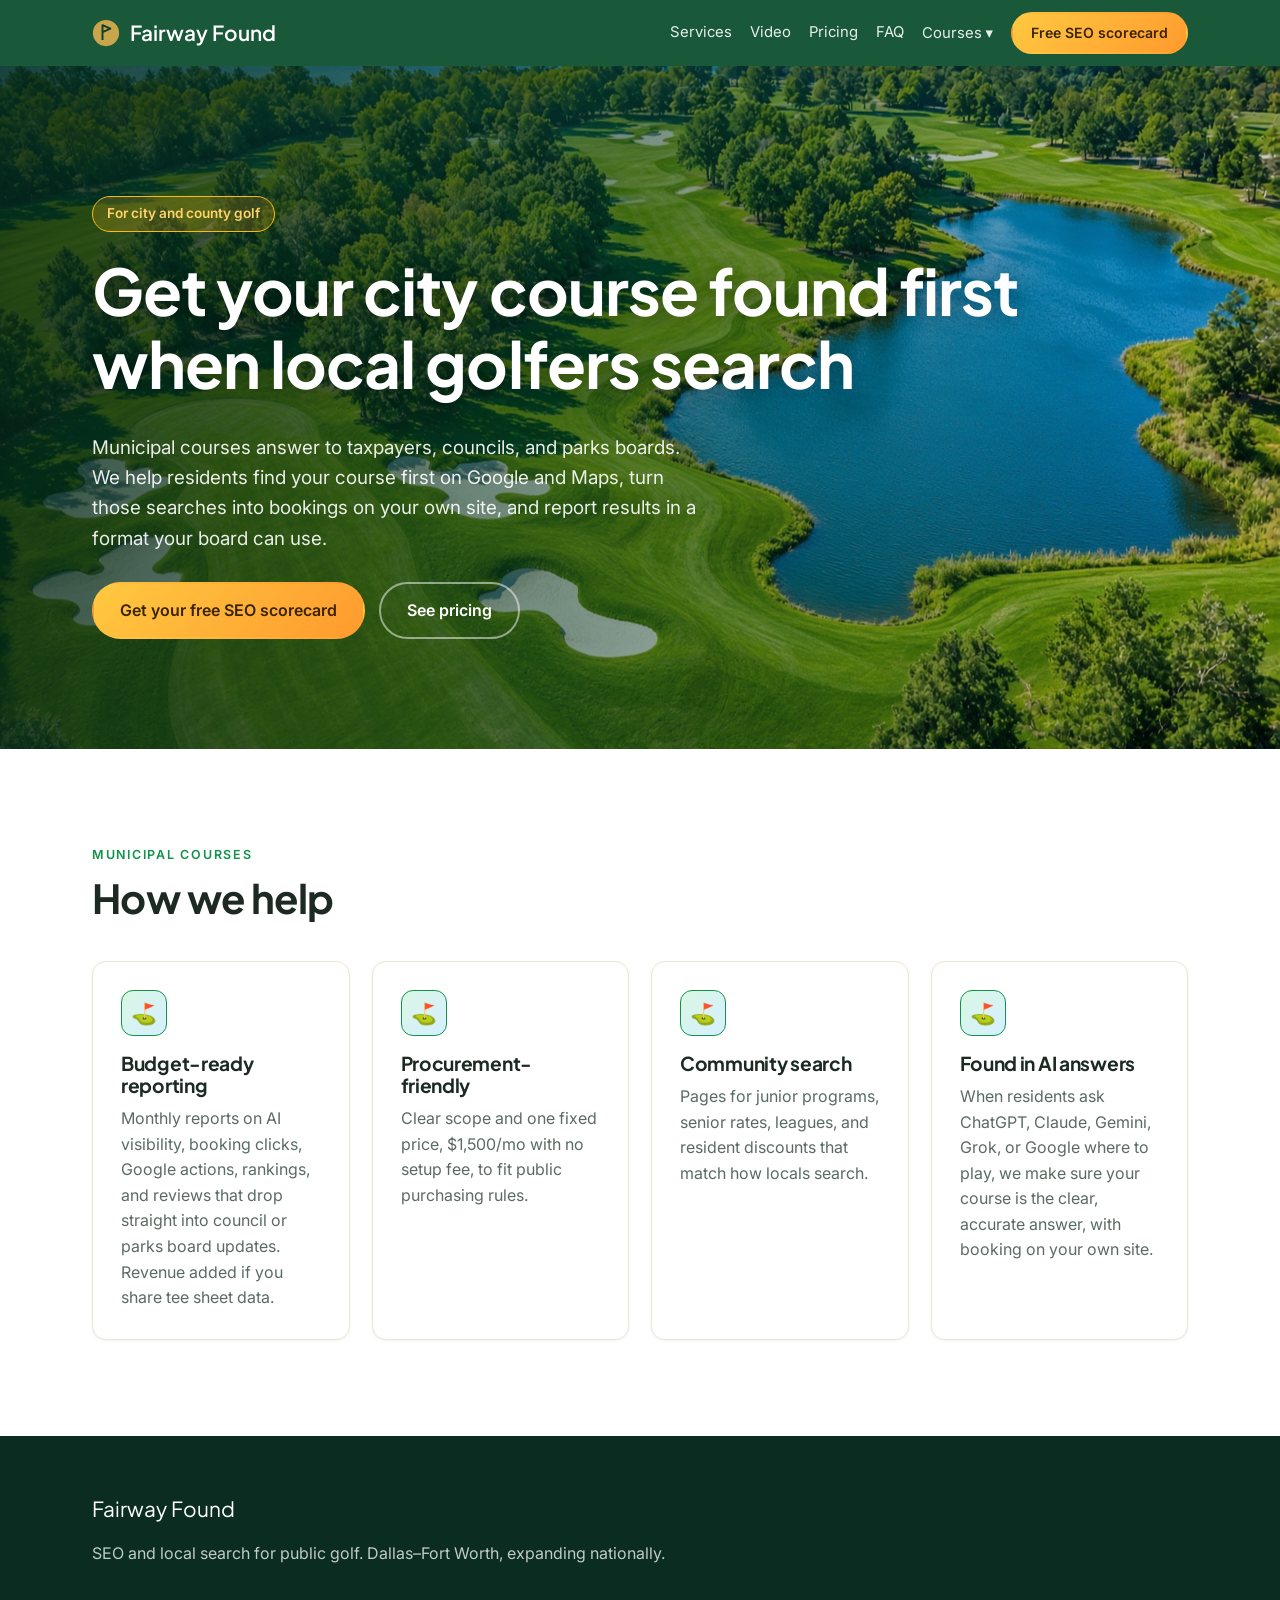
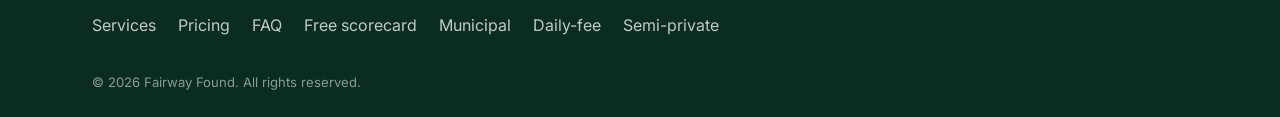
<file: municipal.html>
<!DOCTYPE html>
<html lang="en">
<head>
<meta charset="UTF-8"><meta name="viewport" content="width=device-width, initial-scale=1">
<!-- BRAND NAME: swap "Fairway Found" here, in <title>, and in script.js (BRAND constant) -->
<title>Fairway Found | SEO and Direct Booking for Municipal courses</title>
<meta name="description" content="SEO and local search marketing that helps public, municipal, and semi-private golf courses get found and booked in AI assistants and Google, with booking clicks going to their own tee sheet.">
<link rel="preconnect" href="https://fonts.googleapis.com"><link rel="preconnect" href="https://fonts.gstatic.com" crossorigin>
<link href="https://fonts.googleapis.com/css2?family=Plus+Jakarta+Sans:wght@500;600;700;800&family=Inter:wght@400;500;600;700&display=swap" rel="stylesheet">
<link rel="stylesheet" href="styles.css">
</head>
<body>
<header class="nav" id="top">
  <div class="wrap nav-inner">
    <a href="index.html" class="logo"><svg viewBox="0 0 32 32" width="28" height="28" aria-hidden="true"><circle cx="16" cy="16" r="15" fill="#c9a54c"/><path d="M12 24V7l9 4-9 4" fill="none" stroke="#0f3d2e" stroke-width="2.2" stroke-linejoin="round"/></svg><span data-brand>Fairway Found</span></a>
    <button class="menu-btn" aria-label="Open menu" aria-expanded="false">☰</button>
    <nav class="links">
      <a href="index.html#services">Services</a><a href="index.html#explainer">Video</a><a href="index.html#pricing">Pricing</a><a href="index.html#faq">FAQ</a><span class="dd"><a href="municipal.html">Courses ▾</a><span class="dd-menu"><a href="municipal.html">Municipal</a><a href="daily-fee.html">Daily-fee</a><a href="semi-private.html">Semi-private</a></span></span>
      <a href="index.html#audit" class="btn btn-gold sm">Free SEO scorecard</a>
    </nav>
  </div>
</header>

<main>
<section class="hero bg page-hero" style="--bg:url(images/aerial.jpg)"><div class="wrap hero-inner"><p class="badge">For city and county golf</p><h1>Get your city course found first when local golfers search</h1><p class="lead">Municipal courses answer to taxpayers, councils, and parks boards. We help residents find your course first on Google and Maps, turn those searches into bookings on your own site, and report results in a format your board can use.</p>
<div class="cta-row"><a href="index.html#audit" class="btn btn-gold">Get your free SEO scorecard</a><a href="index.html#pricing" class="btn btn-ghost">See pricing</a></div></div></section>
<section class="section"><div class="wrap"><p class="eyebrow">Municipal courses</p><h2>How we help</h2><div class="grid four"><div class="card icon"><span>⛳</span><h3>Budget-ready reporting</h3><p>Monthly reports on AI visibility, booking clicks, Google actions, rankings, and reviews that drop straight into council or parks board updates. Revenue added if you share tee sheet data.</p></div><div class="card icon"><span>⛳</span><h3>Procurement-friendly</h3><p>Clear scope and one fixed price, $1,500/mo with no setup fee, to fit public purchasing rules.</p></div><div class="card icon"><span>⛳</span><h3>Community search</h3><p>Pages for junior programs, senior rates, leagues, and resident discounts that match how locals search.</p></div><div class="card icon"><span>⛳</span><h3>Found in AI answers</h3><p>When residents ask ChatGPT, Claude, Gemini, Grok, or Google where to play, we make sure your course is the clear, accurate answer, with booking on your own site.</p></div></div></div></section>
</main>
<footer class="footer">
  <div class="wrap foot-inner">
    <div><span class="logo-text" data-brand>Fairway Found</span><p>SEO and local search for public golf. Dallas–Fort Worth, expanding nationally.</p></div>
    <nav><a href="index.html#services">Services</a><a href="index.html#pricing">Pricing</a><a href="index.html#faq">FAQ</a><a href="index.html#audit">Free scorecard</a><a href="municipal.html">Municipal</a><a href="daily-fee.html">Daily-fee</a><a href="semi-private.html">Semi-private</a></nav>
  </div>
  <p class="wrap copy">© <span id="yr"></span> <span data-brand>Fairway Found</span>. All rights reserved.</p>
</footer>
<script src="script.js"></script>
</body>
</html>
</file>
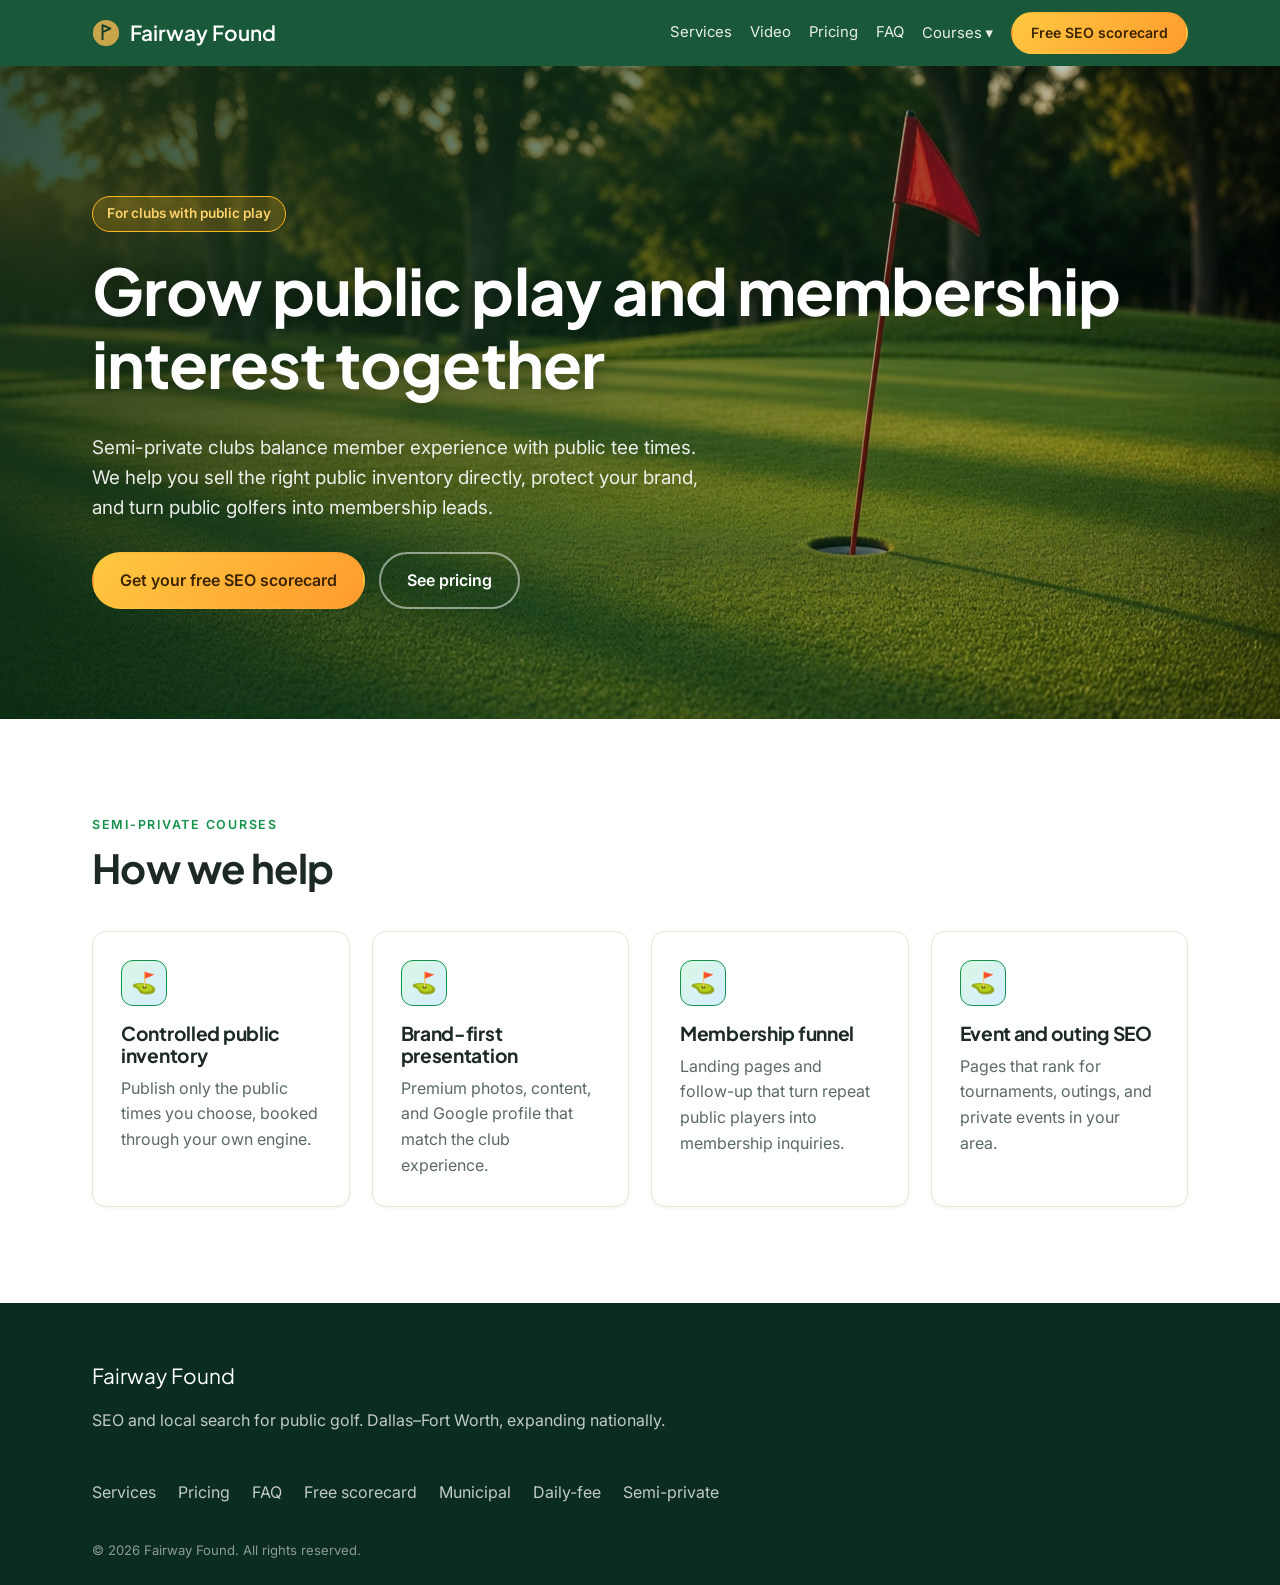
<file: semi-private.html>
<!DOCTYPE html>
<html lang="en">
<head>
<meta charset="UTF-8"><meta name="viewport" content="width=device-width, initial-scale=1">
<!-- BRAND NAME: swap "Fairway Found" here, in <title>, and in script.js (BRAND constant) -->
<title>Fairway Found | SEO and Direct Booking for Semi-private courses</title>
<meta name="description" content="SEO and local search marketing that helps public, municipal, and semi-private golf courses get found and booked in AI assistants and Google, with booking clicks going to their own tee sheet.">
<link rel="preconnect" href="https://fonts.googleapis.com"><link rel="preconnect" href="https://fonts.gstatic.com" crossorigin>
<link href="https://fonts.googleapis.com/css2?family=Plus+Jakarta+Sans:wght@500;600;700;800&family=Inter:wght@400;500;600;700&display=swap" rel="stylesheet">
<link rel="stylesheet" href="styles.css">
</head>
<body>
<header class="nav" id="top">
  <div class="wrap nav-inner">
    <a href="index.html" class="logo"><svg viewBox="0 0 32 32" width="28" height="28" aria-hidden="true"><circle cx="16" cy="16" r="15" fill="#c9a54c"/><path d="M12 24V7l9 4-9 4" fill="none" stroke="#0f3d2e" stroke-width="2.2" stroke-linejoin="round"/></svg><span data-brand>Fairway Found</span></a>
    <button class="menu-btn" aria-label="Open menu" aria-expanded="false">☰</button>
    <nav class="links">
      <a href="index.html#services">Services</a><a href="index.html#explainer">Video</a><a href="index.html#pricing">Pricing</a><a href="index.html#faq">FAQ</a><span class="dd"><a href="municipal.html">Courses ▾</a><span class="dd-menu"><a href="municipal.html">Municipal</a><a href="daily-fee.html">Daily-fee</a><a href="semi-private.html">Semi-private</a></span></span>
      <a href="index.html#audit" class="btn btn-gold sm">Free SEO scorecard</a>
    </nav>
  </div>
</header>

<main>
<section class="hero bg page-hero" style="--bg:url(images/golden.jpg)"><div class="wrap hero-inner"><p class="badge">For clubs with public play</p><h1>Grow public play and membership interest together</h1><p class="lead">Semi-private clubs balance member experience with public tee times. We help you sell the right public inventory directly, protect your brand, and turn public golfers into membership leads.</p>
<div class="cta-row"><a href="index.html#audit" class="btn btn-gold">Get your free SEO scorecard</a><a href="index.html#pricing" class="btn btn-ghost">See pricing</a></div></div></section>
<section class="section"><div class="wrap"><p class="eyebrow">Semi-private courses</p><h2>How we help</h2><div class="grid four"><div class="card icon"><span>⛳</span><h3>Controlled public inventory</h3><p>Publish only the public times you choose, booked through your own engine.</p></div><div class="card icon"><span>⛳</span><h3>Brand-first presentation</h3><p>Premium photos, content, and Google profile that match the club experience.</p></div><div class="card icon"><span>⛳</span><h3>Membership funnel</h3><p>Landing pages and follow-up that turn repeat public players into membership inquiries.</p></div><div class="card icon"><span>⛳</span><h3>Event and outing SEO</h3><p>Pages that rank for tournaments, outings, and private events in your area.</p></div></div></div></section>
</main>
<footer class="footer">
  <div class="wrap foot-inner">
    <div><span class="logo-text" data-brand>Fairway Found</span><p>SEO and local search for public golf. Dallas–Fort Worth, expanding nationally.</p></div>
    <nav><a href="index.html#services">Services</a><a href="index.html#pricing">Pricing</a><a href="index.html#faq">FAQ</a><a href="index.html#audit">Free scorecard</a><a href="municipal.html">Municipal</a><a href="daily-fee.html">Daily-fee</a><a href="semi-private.html">Semi-private</a></nav>
  </div>
  <p class="wrap copy">© <span id="yr"></span> <span data-brand>Fairway Found</span>. All rights reserved.</p>
</footer>
<script src="script.js"></script>
</body>
</html>
</file>
<file: styles.css>
:root{--green:#0b6b3a;--green2:#12924a;--cream:#f2fbf5;--gold:#ffb81c;--coral:#ff6b5b;--sky:#1e9be8;--ink:#1d2a24;--muted:#5b6b63;--r:14px}
*{box-sizing:border-box}html{scroll-behavior:smooth;scroll-padding-top:70px}
body{margin:0;font-family:Inter,system-ui,-apple-system,"Segoe UI",Arial,sans-serif;color:var(--ink);line-height:1.6;background:#fff}
h1,h2,h3{font-family:"Plus Jakarta Sans",Inter,system-ui,-apple-system,"Segoe UI",Arial,sans-serif;font-weight:700;letter-spacing:-.015em;line-height:1.15;margin:0 0 .5em}
h1{font-size:clamp(2.3rem,5.5vw,4rem)}h2{font-size:clamp(1.7rem,3.5vw,2.5rem);max-width:720px}h3{font-size:1.2rem}
a{color:inherit}.wrap{max-width:1140px;margin:0 auto;padding:0 22px}.narrow{max-width:780px}
.nav{position:sticky;top:0;z-index:50;background:rgba(6,74,40,.92);backdrop-filter:blur(6px);color:#fff}
.nav-inner{display:flex;align-items:center;justify-content:space-between;height:66px}
.logo{display:flex;gap:10px;align-items:center;text-decoration:none;font-family:"Plus Jakarta Sans",Inter,system-ui,sans-serif;font-size:1.3rem;font-weight:600}
.links{display:flex;gap:24px;align-items:center}.links a{text-decoration:none;font-size:.93rem;opacity:.9}.links a:hover{opacity:1;color:var(--gold)}
.menu-btn{display:none;background:none;border:0;color:#fff;font-size:1.6rem;cursor:pointer}
.btn{display:inline-block;padding:14px 26px;border-radius:999px;font-weight:600;text-decoration:none;border:2px solid transparent;cursor:pointer;font-size:1rem;transition:.2s}
.btn.sm{padding:8px 18px;font-size:.88rem}.btn.full{width:100%}
.btn-gold{background:var(--gold);color:var(--green)!important;opacity:1!important}.btn-gold:hover{background:#d8b65e;transform:translateY(-1px)}
.btn-ghost{border-color:rgba(255,255,255,.5);color:#fff}.btn-ghost:hover{border-color:#fff}
.btn-outline{border-color:var(--green);color:var(--green)}.btn-outline:hover{background:var(--green);color:#fff}
.hero{position:relative;color:#fff;padding:150px 0 200px;overflow:hidden;min-height:88vh}
.hero-art{position:absolute;bottom:0;left:0;width:100%;height:55%}
.hero-inner{position:relative}.hero h1 em{color:var(--gold);font-style:normal}
.lead{font-size:1.18rem;max-width:620px;opacity:.9}.cta-row{display:flex;gap:14px;flex-wrap:wrap;margin-top:28px}
.badge{display:inline-block;background:rgba(201,165,76,.15);border:1px solid var(--gold);color:var(--gold);padding:6px 14px;border-radius:999px;font-size:.85rem;font-weight:600;margin:0 0 22px}
.section{padding:96px 0}.cream{background:var(--cream)}.green{background:var(--green);color:#fff}
.eyebrow{text-transform:uppercase;letter-spacing:.14em;font-size:.78rem;font-weight:600;color:var(--green2);margin:0 0 10px}.eyebrow.gold{color:var(--gold)}
.grid{display:grid;gap:22px;margin-top:40px}.four{grid-template-columns:repeat(4,1fr)}.three{grid-template-columns:repeat(3,1fr)}
.card{background:#fff;border-radius:var(--r);padding:28px;box-shadow:0 1px 3px rgba(0,0,0,.06);border:1px solid #ece6d6}
.card p{color:var(--muted);margin:0}.cream .card{border-color:#e6dcc3}
.card.icon span{display:grid;place-items:center;width:46px;height:46px;border-radius:12px;background:var(--cream);color:var(--green);font-size:1.3rem;margin-bottom:16px;border:1px solid var(--gold)}
.steps{list-style:none;padding:0;display:grid;grid-template-columns:repeat(4,1fr);gap:22px;margin-top:40px}
.steps li{border-top:2px solid var(--gold);padding-top:18px}.steps b{color:var(--gold);font-family:"Plus Jakarta Sans",Inter,system-ui,sans-serif;font-size:1.6rem}.steps p{opacity:.85;margin:0}
.split{display:grid;grid-template-columns:1fr 1.1fr;gap:56px;align-items:start}.split p{color:var(--muted)}.green .split p{color:rgba(255,255,255,.85)}
.checks{list-style:none;padding:0;margin:0;display:grid;gap:14px}
.checks li{background:var(--cream);border-radius:var(--r);padding:16px 18px 16px 52px;position:relative;color:var(--muted)}
.checks li::before{content:"✓";position:absolute;left:18px;top:15px;width:22px;height:22px;border-radius:50%;background:var(--green);color:var(--gold);display:grid;place-items:center;font-size:.8rem}
.checks b{display:block;color:var(--ink)}
.pricing{align-items:stretch}.plan{background:#fff;border-radius:var(--r);padding:34px 28px;border:1px solid #e6dcc3;display:flex;flex-direction:column;position:relative}
.plan .price{font-family:"Plus Jakarta Sans",Inter,system-ui,sans-serif;font-size:2.6rem;margin:6px 0 0;color:var(--green)}.price span{font-size:1rem;color:var(--muted)}
.plus{font-weight:600;color:var(--green2);margin:4px 0}.term{color:var(--muted);font-size:.9rem;margin:4px 0 0}
.plan ul{padding-left:18px;color:var(--muted);flex:1;margin:18px 0 24px}.plan .btn{text-align:center}
.featured{background:var(--green);color:#fff;border:2px solid var(--gold);transform:scale(1.04);box-shadow:0 20px 40px rgba(15,61,46,.25)}
.featured .price,.featured .plus{color:var(--gold)}.featured .price span,.featured .term,.featured ul{color:rgba(255,255,255,.8)}
.ribbon{position:absolute;top:-14px;left:50%;transform:translateX(-50%);background:var(--gold);color:var(--green);font-weight:700;font-size:.78rem;letter-spacing:.1em;text-transform:uppercase;padding:5px 16px;border-radius:999px}
.note{margin-top:36px;color:var(--muted);font-size:.95rem;max-width:760px}
details{border-bottom:1px solid #e6dcc3;padding:18px 0}summary{cursor:pointer;font-weight:600;font-size:1.08rem;list-style:none;display:flex;justify-content:space-between}
summary::after{content:"+";color:var(--gold);font-size:1.4rem;line-height:1}details[open] summary::after{content:"–"}details p{color:var(--muted);margin:10px 0 0}
.form{background:#fff;color:var(--ink);border-radius:var(--r);padding:30px;box-shadow:0 20px 40px rgba(0,0,0,.25)}
.form label{display:block;font-size:.85rem;font-weight:600;margin-bottom:14px;color:var(--ink)}
.form input,.form textarea{display:block;width:100%;margin-top:6px;padding:11px 13px;border:1px solid #d9d2bf;border-radius:10px;font:inherit;background:#fdfbf6}
.form input:focus,.form textarea:focus{outline:2px solid var(--gold);border-color:transparent}
.row{display:grid;grid-template-columns:1fr 1fr;gap:14px}.thanks{text-align:center;padding:40px 10px}.thanks p{color:var(--muted)}
.footer{background:#0a2c21;color:rgba(255,255,255,.75);padding:56px 0 24px}
.foot-inner{display:flex;justify-content:space-between;gap:30px;flex-wrap:wrap}.logo-text{font-family:"Plus Jakarta Sans",Inter,system-ui,sans-serif;font-size:1.3rem;color:#fff}
.footer nav{display:flex;flex-wrap:wrap;gap:12px 22px}.footer a{text-decoration:none}.footer a:hover{color:var(--gold)}.copy{font-size:.82rem;margin-top:34px;opacity:.7}
@media(max-width:900px){.four{grid-template-columns:1fr 1fr}.three,.steps{grid-template-columns:1fr 1fr}.pricing{grid-template-columns:1fr}.featured{transform:none}.split{grid-template-columns:1fr;gap:30px}}
@media(max-width:760px){.menu-btn{display:block}.links{display:none;position:absolute;top:66px;left:0;right:0;background:var(--green);flex-direction:column;padding:20px;gap:16px}.links.open{display:flex}
.four,.three,.steps,.row{grid-template-columns:1fr}.section{padding:70px 0}.hero{padding:80px 0 150px}}

.bg{position:relative;background:var(--bg) center/cover no-repeat}
.bg>.wrap{position:relative;z-index:1}
.hero::before,.dark::before{content:"";position:absolute;inset:0;background:linear-gradient(100deg,rgba(4,40,22,.82) 0%,rgba(4,50,28,.55) 45%,rgba(0,0,0,.05) 100%)}
.dark{color:#fff}.dark::before{background:linear-gradient(180deg,rgba(3,45,25,.82),rgba(3,45,25,.7))}
.dark .eyebrow{color:var(--gold)}.dark .split p,.dark .steps p{color:rgba(255,255,255,.9)}
.light::before{content:"";position:absolute;inset:0;background:linear-gradient(180deg,rgba(255,255,255,.88),rgba(255,255,255,.72))}
.hero h1{text-shadow:0 2px 20px rgba(0,0,0,.35)}.badge{background:rgba(255,184,28,.2);color:#ffd36b}
.btn-gold{background:linear-gradient(135deg,#ffc940,#ff9a2e);color:#3a2400!important}.btn-gold:hover{background:linear-gradient(135deg,#ffd45e,#ff8a3a)}
.sky{background:linear-gradient(180deg,#e7f6ff,#fff)}.cream{background:linear-gradient(180deg,#f2fbf5,#fff)}
.card.icon span{background:linear-gradient(135deg,#d9f7e4,#d6efff);border-color:var(--green2)}
.card:hover{transform:translateY(-3px);box-shadow:0 14px 30px rgba(11,107,58,.12)}.card{transition:.2s}
.problem-card,#problem .card{border-top:4px solid var(--coral)}
.featured{background:linear-gradient(160deg,#0b7a40,#065a30)}.featured .plus,.featured .price{color:#ffd36b}
.ribbon{background:var(--coral);color:#fff}
.player{position:relative;aspect-ratio:16/9;border-radius:20px;overflow:hidden;margin-top:36px;box-shadow:0 30px 60px rgba(10,60,100,.25);background:#063}
.scene{position:absolute;inset:0;background:var(--bg) center/cover;opacity:0;transition:opacity .8s;display:flex;flex-direction:column;justify-content:flex-end;padding:6% 6% 12%;color:#fff}
.scene::before{content:"";position:absolute;inset:0;background:linear-gradient(0deg,rgba(0,30,15,.85),rgba(0,0,0,0) 70%)}
.scene>*{position:relative;max-width:640px}.scene.on{opacity:1}.playing .scene.on{animation:kb 7.5s linear}
@keyframes kb{from{background-size:110%}to{background-size:125%}}
.playing .scene.on h3,.playing .scene.on p,.playing .scene.on .step{animation:up .7s both}.playing .scene.on p{animation-delay:.25s}
@keyframes up{from{opacity:0;transform:translateY(16px)}}
.scene h3{font-size:clamp(1.1rem,3vw,2.2rem)}.scene p{margin:0;opacity:.9;font-size:clamp(.8rem,1.6vw,1.1rem)}
.step{display:inline-block;background:var(--gold);color:#3a2400;font-weight:700;font-size:.75rem;padding:4px 12px;border-radius:99px;margin-bottom:12px;text-transform:uppercase;letter-spacing:.08em;width:max-content}
.play{position:absolute;inset:0;margin:auto;width:max-content;height:max-content;display:flex;align-items:center;gap:14px;background:rgba(255,255,255,.95);border:0;border-radius:99px;padding:10px 24px 10px 10px;cursor:pointer;font:600 1rem Inter,sans-serif;color:var(--green);box-shadow:0 10px 30px rgba(0,0,0,.3);z-index:3}
.play span{display:grid;place-items:center;width:52px;height:52px;border-radius:50%;background:linear-gradient(135deg,#ffc940,#ff6b5b);color:#fff;font-size:1.2rem}.play em{font-style:normal}
.playing .play{opacity:0;pointer-events:none}
.bar{position:absolute;left:0;right:0;bottom:0;height:5px;background:rgba(255,255,255,.25);z-index:2}.bar i{display:block;height:100%;width:0;background:linear-gradient(90deg,var(--gold),var(--coral))}
.dots{position:absolute;bottom:16px;right:4%;display:flex;gap:8px;z-index:2}.dots b{font-size:.72rem;color:#fff;background:rgba(255,255,255,.18);padding:4px 10px;border-radius:99px;cursor:pointer;font-weight:600}.dots b.on{background:var(--gold);color:#3a2400}
@media(max-width:760px){.hero{min-height:auto;padding:100px 0 140px}.dots{display:none}.play em{font-size:.85rem}.play span{width:40px;height:40px}.scene{padding:5% 5% 9%}.scene p{display:none}}
.player:not(.playing):not(.done) .scene>*{opacity:0}.player:not(.playing) .scene::before{background:rgba(0,30,15,.35)}
/* v2 */
.sub{color:var(--muted);max-width:760px;font-size:1.05rem}.fine{font-size:.85rem;color:var(--muted)}
.sr{position:absolute;width:1px;height:1px;overflow:hidden;clip:rect(0 0 0 0)}
.playbook{list-style:none;padding:0;margin:40px 0;display:grid;grid-template-columns:1fr 1fr;gap:20px;counter-reset:none}
.playbook li{display:flex;gap:18px;background:#fff;border-radius:var(--r);padding:22px;border:1px solid #e6dcc3;border-left:5px solid var(--green2)}
.playbook li>b{flex:none;display:grid;place-items:center;width:44px;height:44px;border-radius:50%;background:linear-gradient(135deg,#ffc940,#ff6b5b);color:#fff;font-family:"Plus Jakarta Sans",Inter,system-ui,sans-serif;font-size:1.3rem}
.playbook p{margin:0;color:var(--muted)}.playbook a{color:var(--green2);font-weight:600}
.formula{background:var(--cream);border-left:4px solid var(--gold);padding:16px 18px;border-radius:10px;font-size:.92rem;color:var(--ink)!important}
.calc{border:1px solid #e6dcc3}
.results{display:grid;grid-template-columns:1fr 1fr;gap:12px;margin:8px 0 18px}
.results div{background:var(--cream);border-radius:12px;padding:14px}.results span{display:block;font-size:.8rem;color:var(--muted)}
.results strong{font-family:"Plus Jakarta Sans",Inter,system-ui,sans-serif;font-size:1.5rem;color:var(--green)}
.results .total{grid-column:1/-1;background:linear-gradient(135deg,#0b7a40,#065a30);color:#fff}.results .total span{color:rgba(255,255,255,.8)}.results .total strong{color:#ffd36b;font-size:2.1rem}
.fund ul{margin:6px 0 0;padding-left:20px;color:var(--muted)}
.form select{display:block;width:100%;margin-top:6px;padding:11px 13px;border:1px solid #d9d2bf;border-radius:10px;font:inherit;background:#fdfbf6}
.form label.inline{display:flex;gap:10px;align-items:center;font-weight:500}.form label.inline input{width:auto;margin:0}
.err{color:#c0392b;font-weight:600;font-size:.9rem}
.checklist{border:0;padding:0;margin:0;display:grid;gap:10px}
.checklist label{display:flex;gap:12px;align-items:center;background:var(--cream);padding:14px 16px;border-radius:12px;cursor:pointer;border:2px solid transparent}
.checklist label:has(input:checked){border-color:var(--green2);background:#e1f7ea}.checklist input{width:20px;height:20px;accent-color:var(--green2)}
.meter{height:14px;border-radius:99px;background:#e6efe9;overflow:hidden;margin:20px 0 8px}.meter i{display:block;height:100%;width:0;background:linear-gradient(90deg,var(--gold),var(--green2));transition:.3s}
.ready-msg{font-weight:600;color:var(--green)!important}
.disclaimer{background:#fff4e0;border:1px solid var(--gold);padding:10px 16px;border-radius:10px;font-weight:600;color:#7a4b00;display:inline-block}
.ba .tag{display:inline-block;font-size:.72rem;font-weight:700;text-transform:uppercase;letter-spacing:.06em;background:#fff4e0;color:#7a4b00;padding:3px 10px;border-radius:99px;margin-bottom:10px}
.ba table{width:100%;border-collapse:collapse;font-size:.9rem}.ba th,.ba td{padding:8px 4px;border-bottom:1px solid #eee;text-align:left}.ba td:last-child{color:var(--green2);font-weight:700}
.faq-h{margin-top:36px;color:var(--green)}
.q{display:flex;justify-content:space-between;gap:12px;align-items:center;padding:10px 0;border-bottom:1px solid #eee;font-size:.92rem}
.q fieldset{border:0;padding:0;margin:0;display:flex;gap:6px;flex:none}.q legend{float:left;padding:0}.q label{margin:0;display:inline-flex;gap:4px;align-items:center;font-weight:600}.q input{width:auto;margin:0}
.grade{display:flex;align-items:center;gap:18px;margin-bottom:14px}.grade b{display:grid;place-items:center;width:84px;height:84px;border-radius:50%;font-family:"Plus Jakarta Sans",Inter,system-ui,sans-serif;font-size:2.4rem;color:#fff;background:linear-gradient(135deg,#ffc940,#ff6b5b)}
.recs{padding-left:0;list-style:none;display:grid;gap:8px}.recs li{padding:10px 12px;border-radius:10px;font-size:.9rem}.recs .ok{background:#e1f7ea}.recs .fix{background:#fff1ee}
.dd{position:relative}.dd-menu{display:none;position:absolute;top:100%;left:-10px;background:var(--green);padding:10px;border-radius:10px;flex-direction:column;gap:8px;min-width:150px}.dd:hover .dd-menu,.dd:focus-within .dd-menu{display:flex}
.page-hero{padding:130px 0 110px;min-height:auto}
@media(max-width:900px){.playbook{grid-template-columns:1fr}}
@media(max-width:760px){.results{grid-template-columns:1fr}.dd-menu{display:flex;position:static;background:none;padding:6px 0 0 14px}.q{flex-direction:column;align-items:flex-start}}
.dark .form p,.dark .form .fine{color:var(--muted)}.dark .form .btn{color:#3a2400}
.compare{width:100%;max-width:860px;border-collapse:collapse;background:#fff;border-radius:12px;overflow:hidden;margin-top:12px;font-size:.95rem}
.compare th,.compare td{padding:12px 14px;border-bottom:1px solid #eee;text-align:left;vertical-align:top}
.compare thead th{background:var(--green2,#0f3d2e);color:#fff}
.compare td:last-child{font-weight:600;color:var(--green2,#0f3d2e)}
.links a,.logo{white-space:nowrap}.links{gap:18px}
@media(max-width:1100px) and (min-width:761px){.links{gap:12px}.links a{font-size:.85rem}}
@media(max-width:760px){.compare{font-size:.85rem}.compare th,.compare td{padding:10px 8px}}
.hero{display:flex;align-items:center}.hero>.hero-inner{width:100%}
</file>
